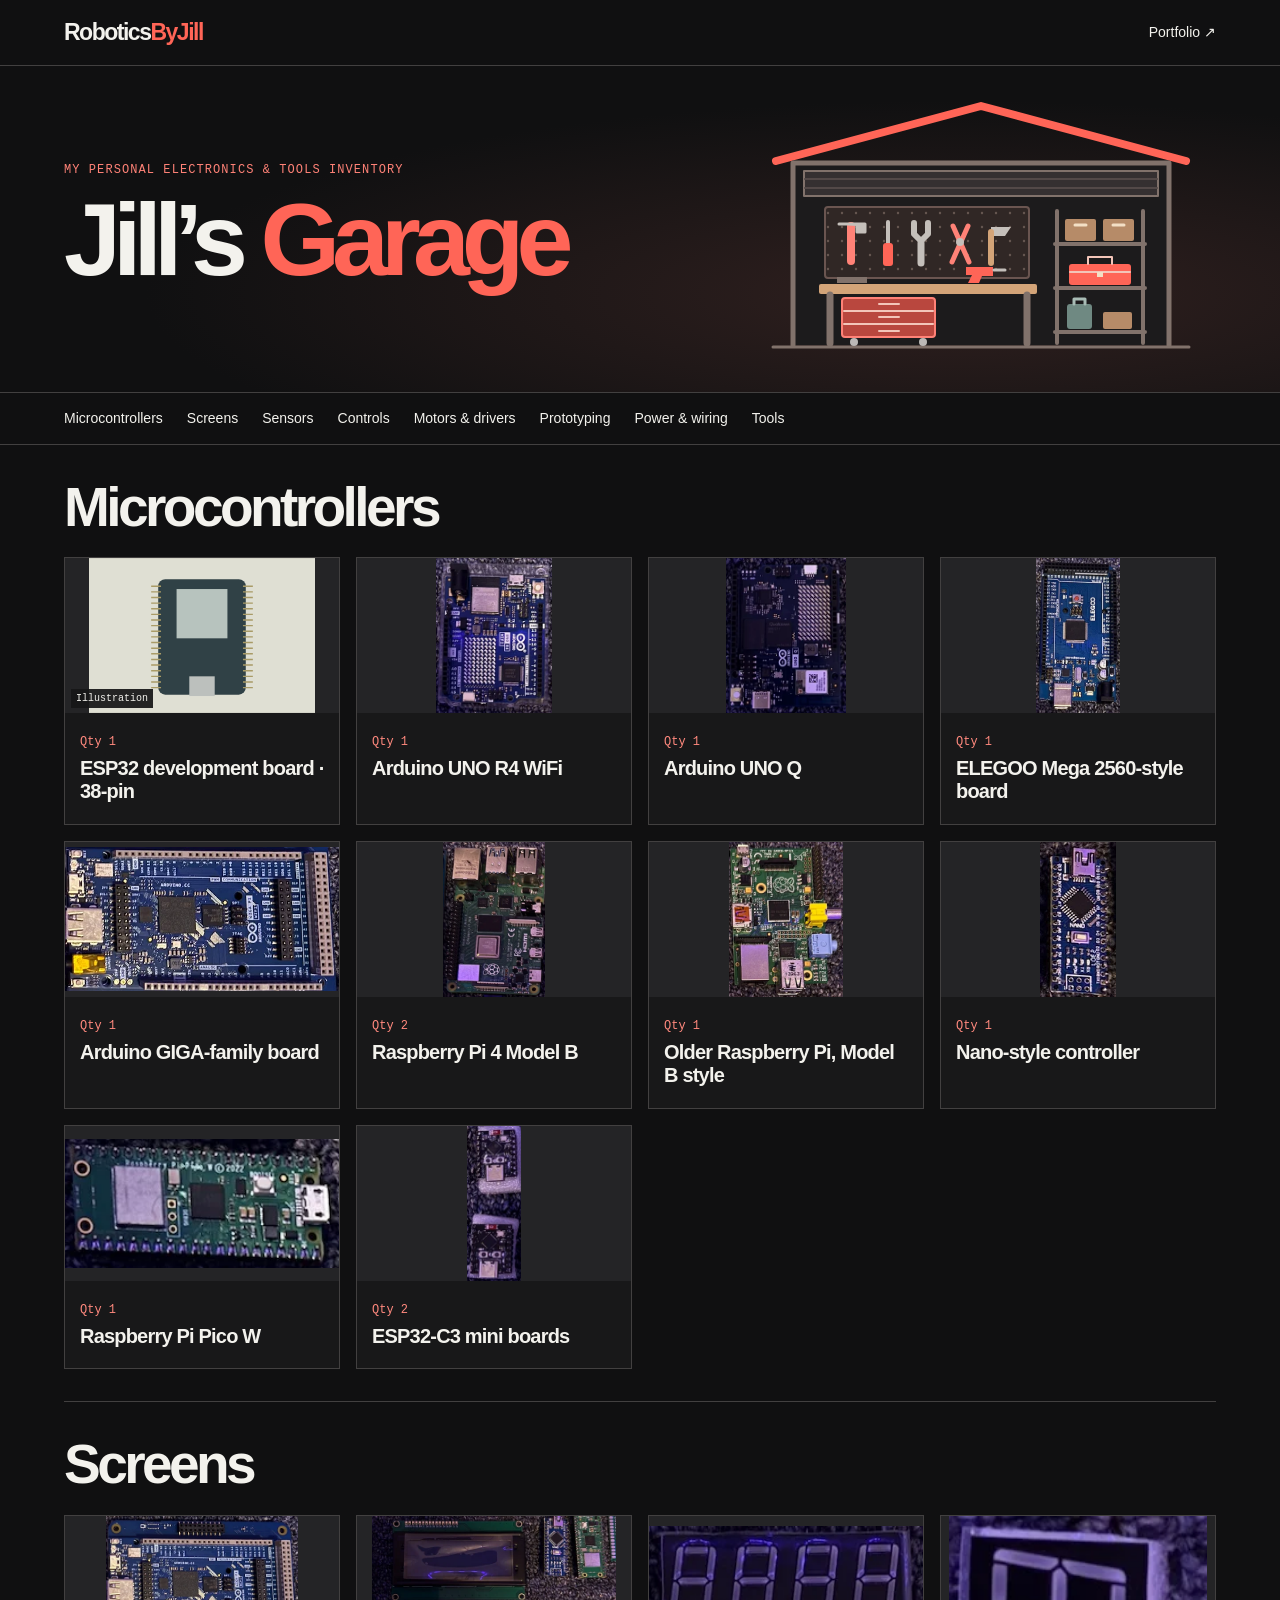
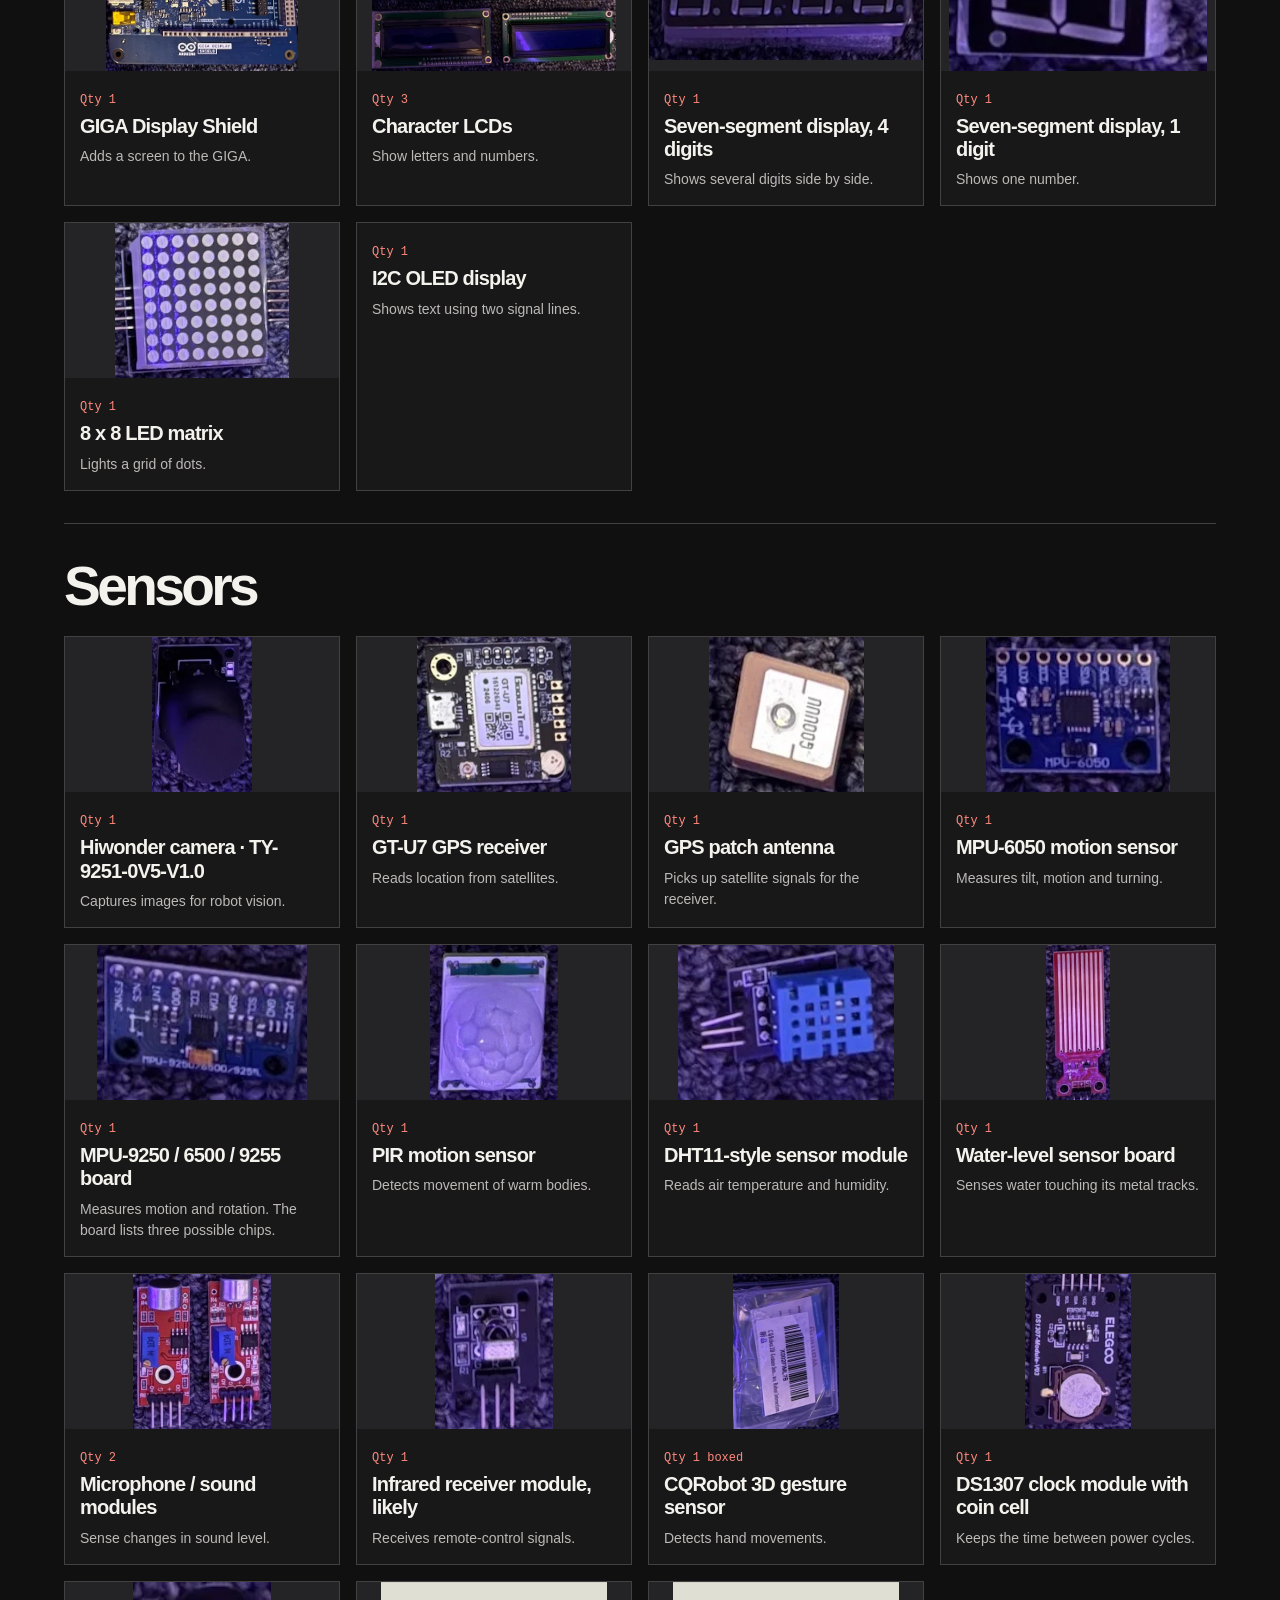
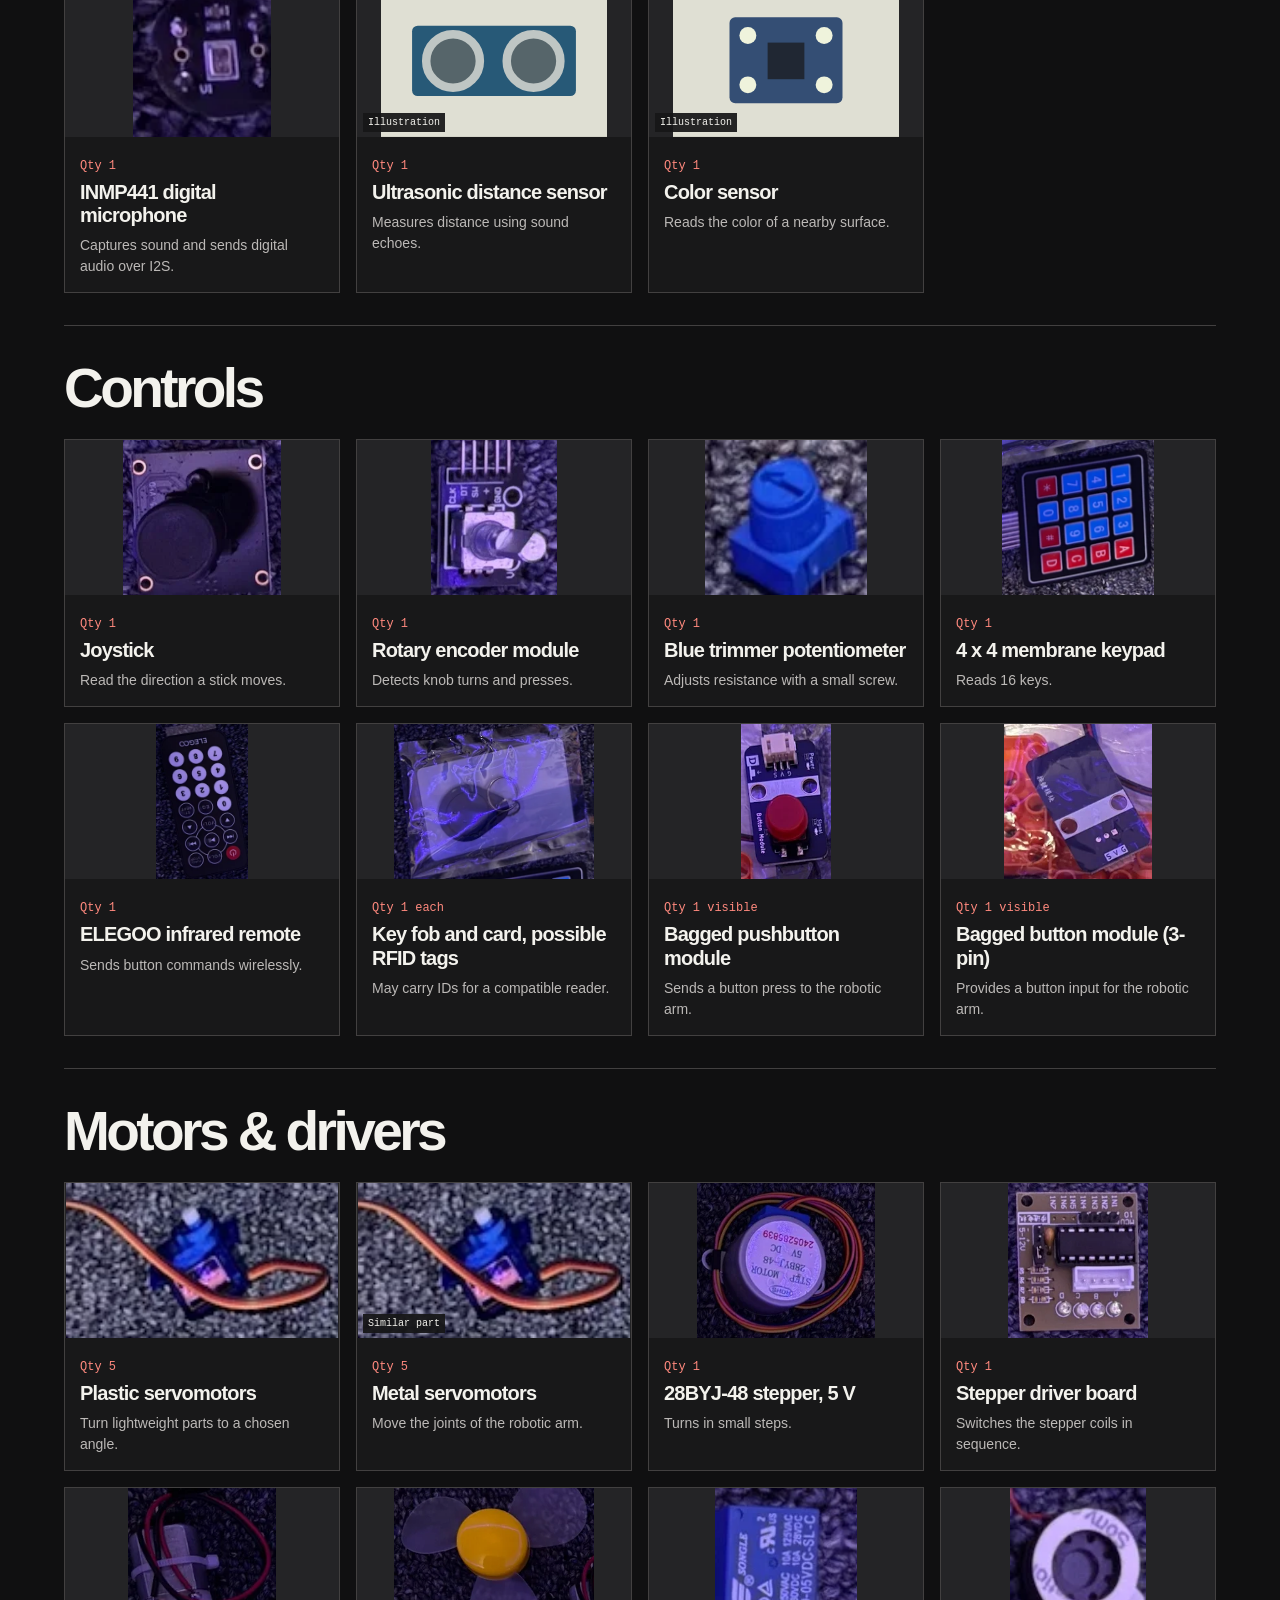
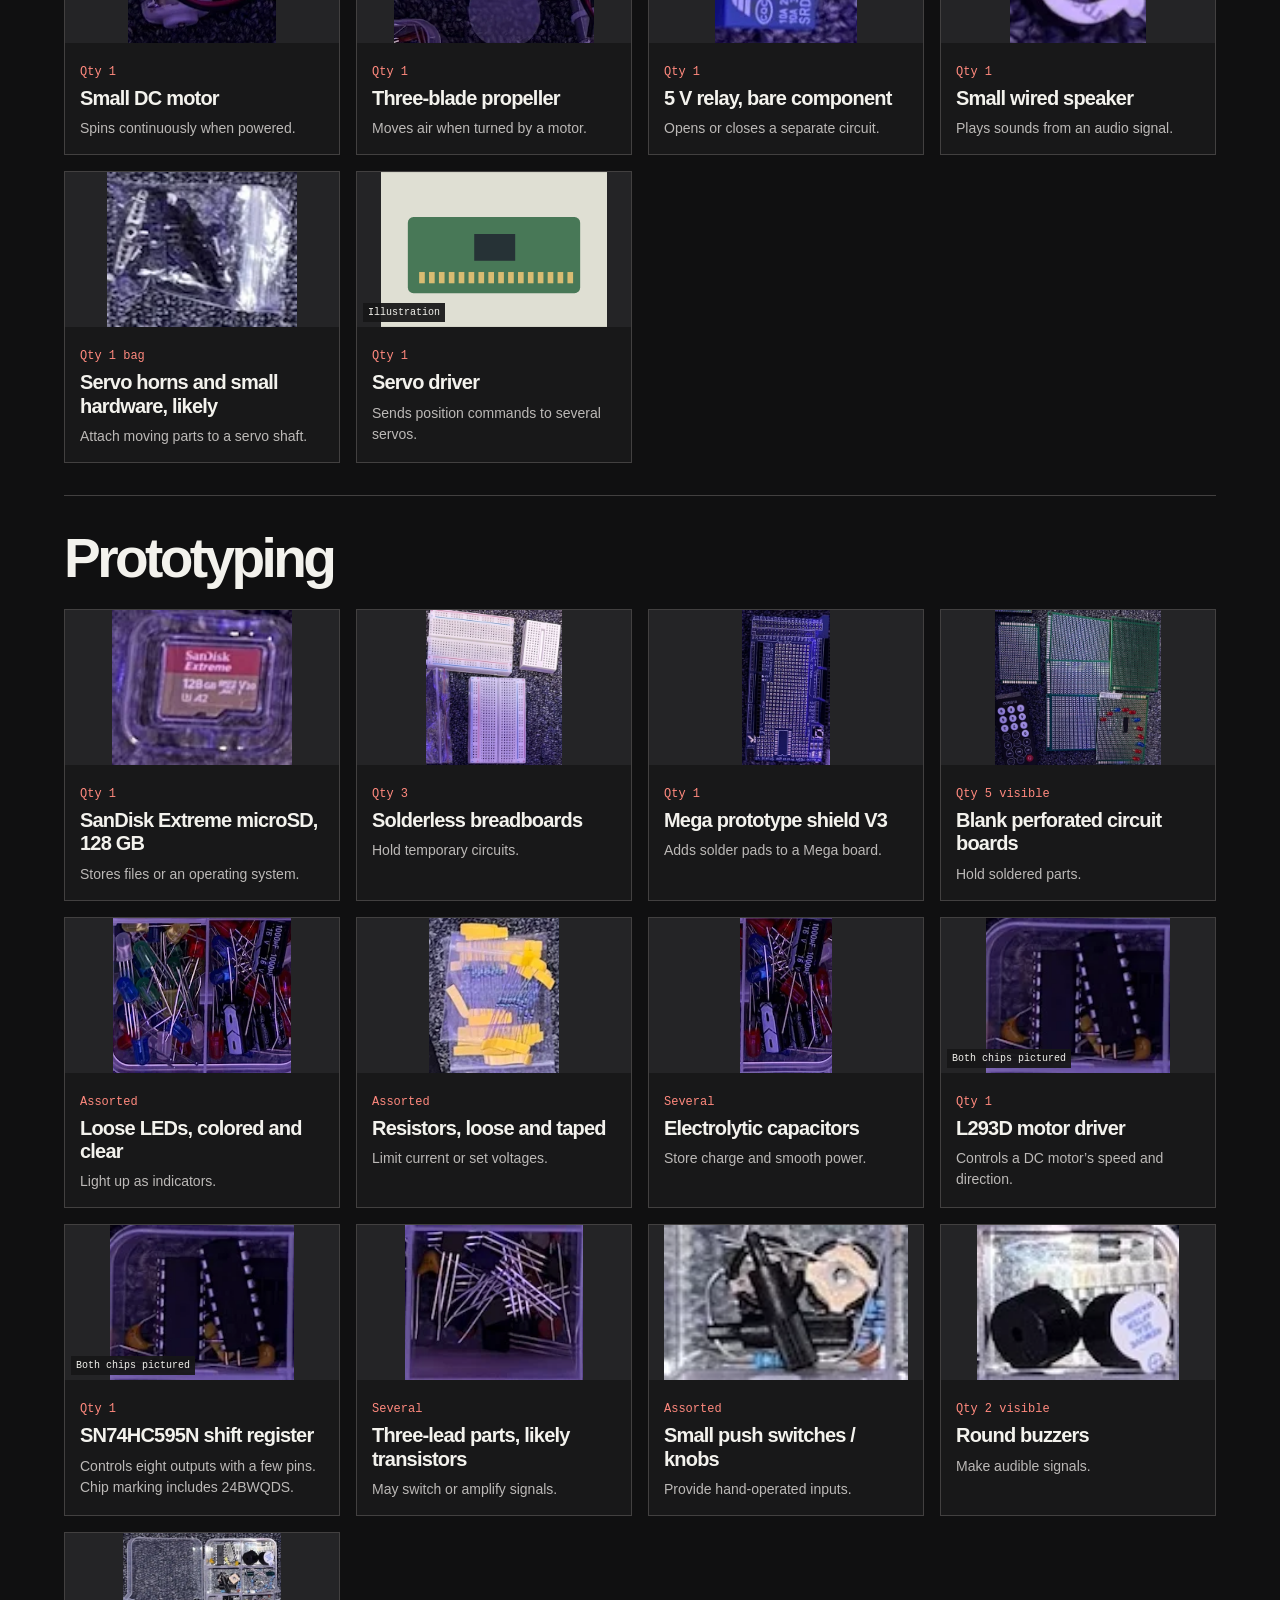
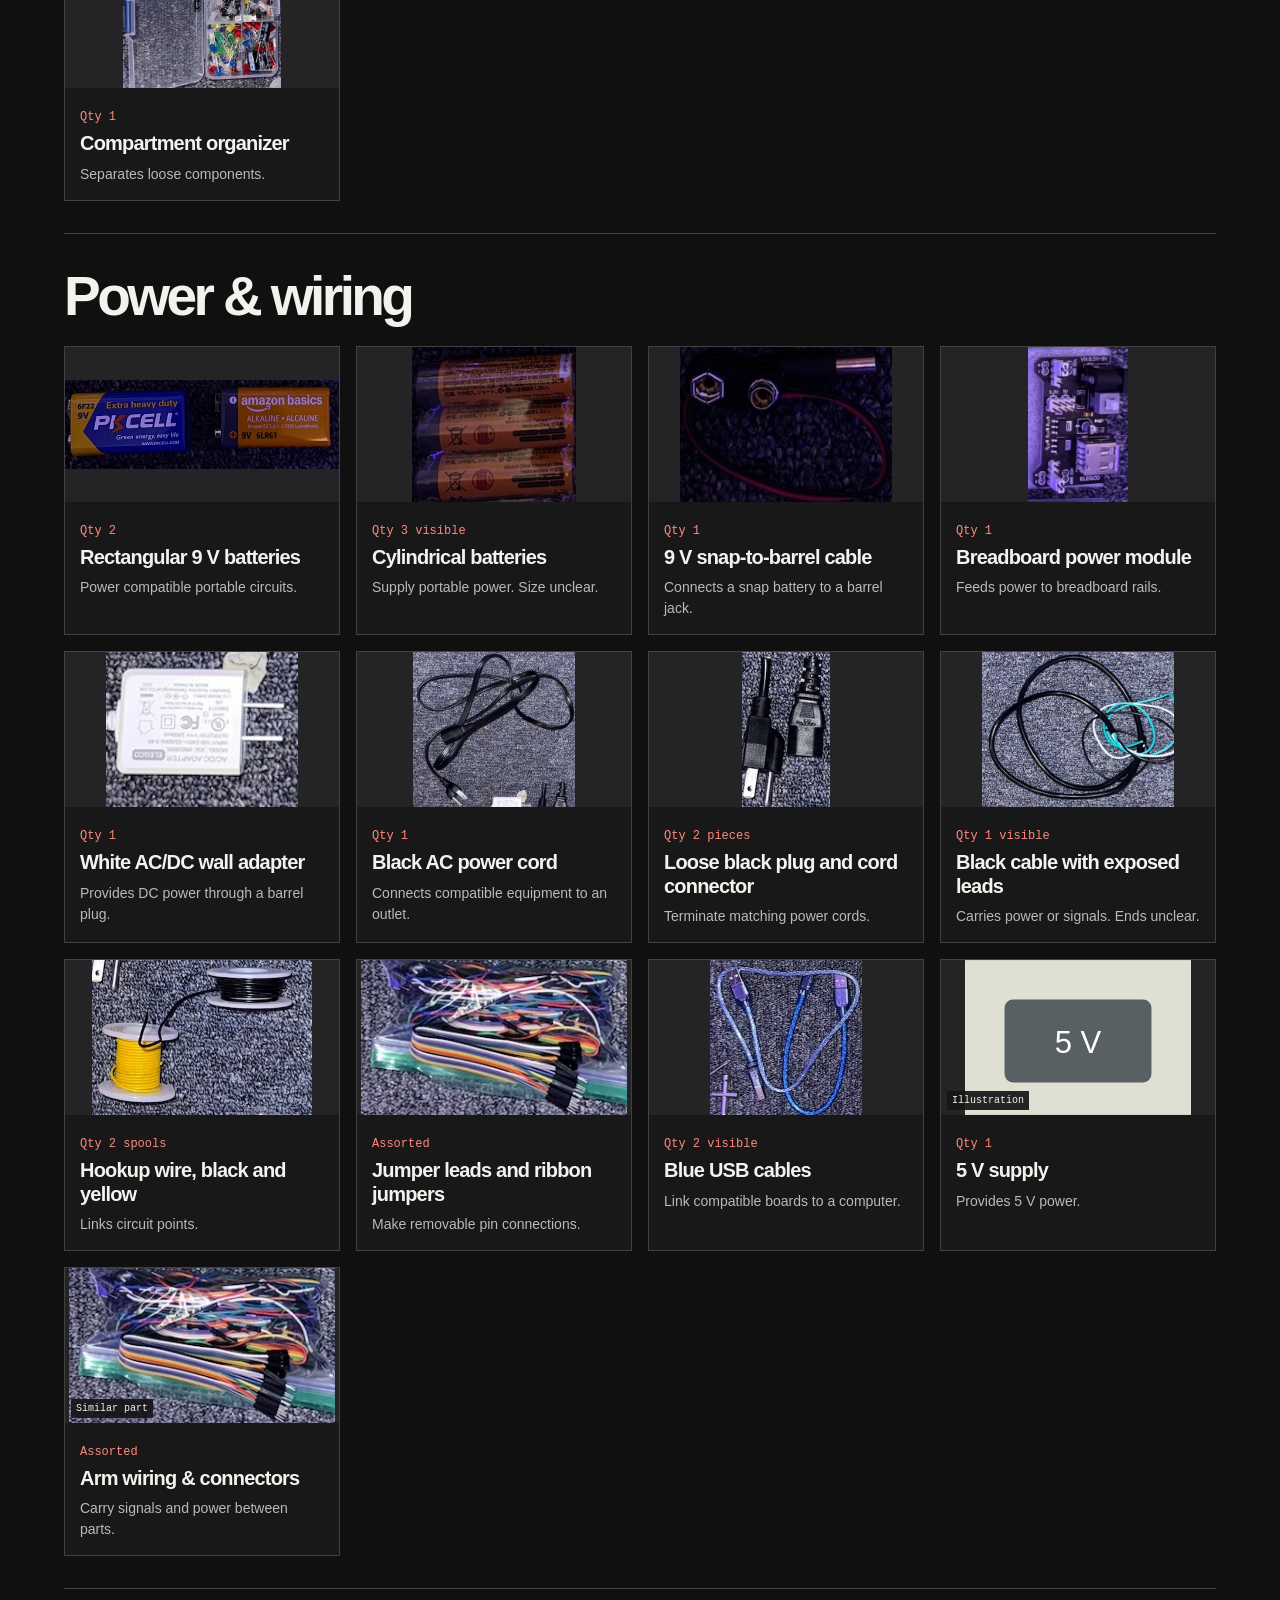
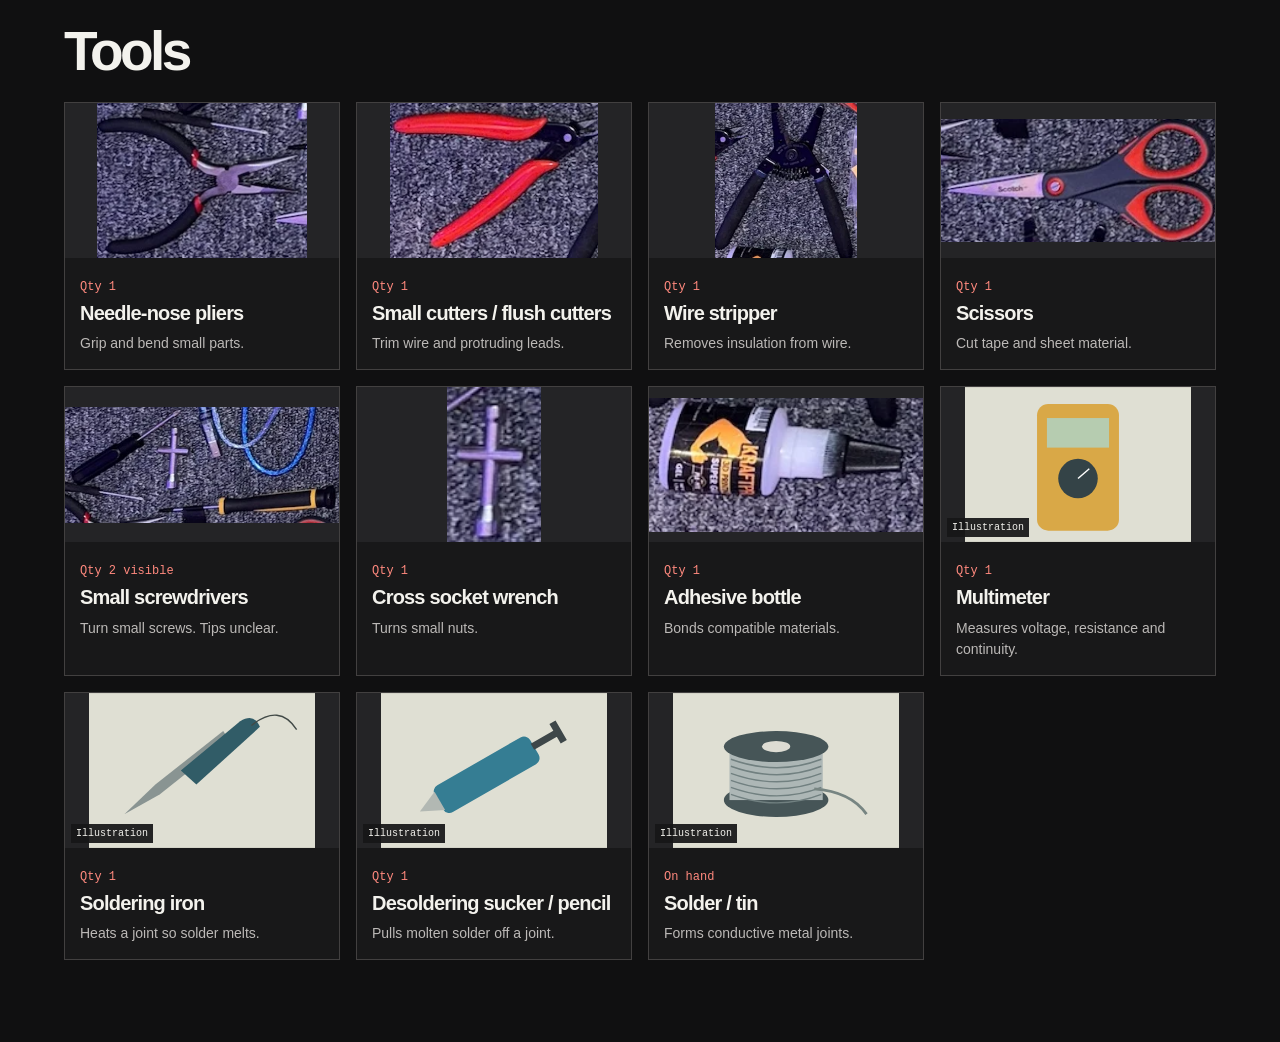
<file: index.html>
<!doctype html>
<html lang="en">
  <head>
    <meta charset="utf-8">
    <meta name="viewport" content="width=device-width,initial-scale=1">
    <title>Jill’s Garage</title>
    <link rel="stylesheet" href="styles.css">
  </head>
  <body>
    <header id="top">
      <div class="mast">
        <a class="brand" href="#top">Robotics<span>ByJill</span>
        </a>
        <a href="https://i-am-jillian.github.io/RoboticsByJill/#top">Portfolio ↗</a>
      </div>
      <div class="hero">
        <div>
          <p>My Personal Electronics &amp; tools inventory</p>
          <h1>Jill’s <em>Garage</em>
          </h1>
        </div>
        <svg class="hero-garage" viewBox="0 0 460 270" role="img" aria-labelledby="garage-title garage-desc">
          <title id="garage-title">A garage workshop filled with tools</title>
          <desc id="garage-desc">An open garage with a tool pegboard, workbench, red tool cabinet, storage shelves, and a drill.</desc>
          <defs>
            <pattern id="pegboard-holes" width="14" height="14" patternUnits="userSpaceOnUse">
              <circle cx="7" cy="7" r="1.2" fill="#655650"/>
            </pattern>
          </defs>
          <g stroke-linecap="round" stroke-linejoin="round">
            <!-- Garage frame and raised door -->
            <path d="M25 67 L230 12 L435 67" fill="none" stroke="#ff6557" stroke-width="8"/>
            <path d="M42 251 V69 H418 V251" fill="#1c1b1c" stroke="#81726b" stroke-width="5"/>
            <path d="M53 77 H407 V102 H53 Z" fill="#353031" stroke="#81726b" stroke-width="2"/>
            <path d="M54 85 H406 M54 94 H406" stroke="#534948" stroke-width="2"/>
            <path d="M22 253 H438" stroke="#81726b" stroke-width="3"/>
            <!-- Pegboard and hanging hand tools -->
            <rect x="74" y="113" width="204" height="71" rx="3" fill="#302725" stroke="#6a5550" stroke-width="2"/>
            <rect x="74" y="113" width="204" height="71" fill="url(#pegboard-holes)"/>
            <path d="M100 132 V167" stroke="#ff8277" stroke-width="8"/>
            <path d="M88 130 H114 V138 H106 V132" fill="#c4bfba" stroke="#c4bfba" stroke-width="3"/>
            <path d="M137 128 V151" stroke="#c4bfba" stroke-width="4"/>
            <rect x="132" y="149" width="10" height="23" rx="3" fill="#ff6557"/>
            <path d="M170 149 V169" stroke="#c4bfba" stroke-width="7"/>
            <path d="M163 129 V140 L170 147 L177 140 V129" fill="none" stroke="#c4bfba" stroke-width="6"/>
            <path d="M202 132 L218 168 M217 132 L201 168" stroke="#ff8277" stroke-width="5"/>
            <circle cx="209" cy="148" r="4" fill="#c4bfba"/>
            <path d="M240 133 H260 L254 142 H240 Z" fill="#c4bfba"/>
            <path d="M240 138 V169" stroke="#d3a478" stroke-width="6"/>
            <!-- Workbench and drawer cabinet -->
            <rect x="68" y="190" width="218" height="10" rx="2" fill="#d3a478"/>
            <path d="M79 201 V249 M276 201 V249" stroke="#81726b" stroke-width="7"/>
            <rect x="91" y="204" width="93" height="39" rx="3" fill="#b9473e" stroke="#ff8277" stroke-width="2"/>
            <path d="M93 217 H182 M93 230 H182 M128 210 H148 M128 223 H148 M128 237 H148" stroke="#f3c5b9" stroke-width="2"/>
            <circle cx="103" cy="248" r="4" fill="#bcb9b7"/>
            <circle cx="172" cy="248" r="4" fill="#bcb9b7"/>
            <!-- Drill and parts tray -->
            <path d="M215 173 H242 V182 H231 L228 189 H217 L221 181 H215 Z" fill="#ff6557"/>
            <path d="M243 176 H254" stroke="#c4bfba" stroke-width="3"/>
            <path d="M86 183 H116 V189 H86 Z" fill="#81726b"/>
            <!-- Shelves, bins, and a toolbox -->
            <path d="M306 117 V249 M392 117 V249 M304 150 H394 M304 194 H394 M304 238 H394" fill="none" stroke="#81726b" stroke-width="4"/>
            <rect x="314" y="125" width="31" height="22" rx="2" fill="#b68b68"/>
            <rect x="352" y="125" width="31" height="22" rx="2" fill="#b68b68"/>
            <path d="M324 131 H335 M362 131 H373" stroke="#f3dfc5" stroke-width="3"/>
            <rect x="318" y="170" width="62" height="21" rx="3" fill="#ff6557"/>
            <path d="M337 170 V163 H361 V170 M319 178 H379" fill="none" stroke="#f3c5b9" stroke-width="2"/>
            <path d="M346 178 H352 V183 H346 Z" fill="#f3dfc5"/>
            <rect x="316" y="210" width="25" height="25" rx="3" fill="#6f8982"/>
            <path d="M323 210 V205 H334 V210" fill="none" stroke="#a8bcb5" stroke-width="3"/>
            <rect x="352" y="218" width="29" height="17" rx="2" fill="#b68b68"/>
          </g>
        </svg>
      </div>
    </header>
    <nav aria-label="Inventory sections">
      <a href="#section-0">Microcontrollers</a>
      <a href="#section-1">Screens</a>
      <a href="#section-2">Sensors</a>
      <a href="#section-3">Controls</a>
      <a href="#section-4">Motors &amp; drivers</a>
      <a href="#section-5">Prototyping</a>
      <a href="#section-6">Power &amp; wiring</a>
      <a href="#section-7">Tools</a>
    </nav>
    <main>
      <section id="section-0">
        <h2>Microcontrollers</h2>
        <div class="grid">
          <article>
            <figure>
              <img loading="lazy" src="photos/board.svg" alt="ESP32 development board · 38-pin">
              <small>Illustration</small>
            </figure>
            <div class="info">
              <span class="qty">Qty 1</span>
              <h3>ESP32 development board · 38-pin</h3>
            </div>
          </article>
          <article>
            <figure>
              <img loading="lazy" src="photos/0-0.webp" alt="Arduino UNO R4 WiFi">
            </figure>
            <div class="info">
              <span class="qty">Qty 1</span>
              <h3>Arduino UNO R4 WiFi</h3>
            </div>
          </article>
          <article>
            <figure>
              <img loading="lazy" src="photos/0-1.webp" alt="Arduino UNO Q">
            </figure>
            <div class="info">
              <span class="qty">Qty 1</span>
              <h3>Arduino UNO Q</h3>
            </div>
          </article>
          <article>
            <figure>
              <img loading="lazy" src="photos/0-2.webp" alt="ELEGOO Mega 2560-style board">
            </figure>
            <div class="info">
              <span class="qty">Qty 1</span>
              <h3>ELEGOO Mega 2560-style board</h3>
            </div>
          </article>
          <article>
            <figure>
              <img loading="lazy" src="photos/0-3.webp" alt="Arduino GIGA-family board">
            </figure>
            <div class="info">
              <span class="qty">Qty 1</span>
              <h3>Arduino GIGA-family board</h3>
            </div>
          </article>
          <article>
            <figure>
              <img loading="lazy" src="photos/0-5.webp" alt="Raspberry Pi 4 Model B">
            </figure>
            <div class="info">
              <span class="qty">Qty 2</span>
              <h3>Raspberry Pi 4 Model B</h3>
            </div>
          </article>
          <article>
            <figure>
              <img loading="lazy" src="photos/0-6.webp" alt="Older Raspberry Pi, Model B style">
            </figure>
            <div class="info">
              <span class="qty">Qty 1</span>
              <h3>Older Raspberry Pi, Model B style</h3>
            </div>
          </article>
          <article>
            <figure>
              <img loading="lazy" src="photos/0-7.webp" alt="Nano-style controller">
            </figure>
            <div class="info">
              <span class="qty">Qty 1</span>
              <h3>Nano-style controller</h3>
            </div>
          </article>
          <article>
            <figure>
              <img loading="lazy" src="photos/0-8.webp" alt="Raspberry Pi Pico W">
            </figure>
            <div class="info">
              <span class="qty">Qty 1</span>
              <h3>Raspberry Pi Pico W</h3>
            </div>
          </article>
          <article>
            <figure>
              <img loading="lazy" src="photos/0-9.webp" alt="ESP32-C3 mini boards">
            </figure>
            <div class="info">
              <span class="qty">Qty 2</span>
              <h3>ESP32-C3 mini boards</h3>
            </div>
          </article>
        </div>
      </section>
      <section id="section-1">
        <h2>Screens</h2>
        <div class="grid">
          <article>
            <figure>
              <img loading="lazy" src="photos/0-4.webp" alt="GIGA Display Shield">
            </figure>
            <div class="info">
              <span class="qty">Qty 1</span>
              <h3>GIGA Display Shield</h3>
              <p>Adds a screen to the GIGA.</p>
            </div>
          </article>
          <article>
            <figure>
              <img loading="lazy" src="photos/2-0.webp" alt="Character LCDs">
            </figure>
            <div class="info">
              <span class="qty">Qty 3</span>
              <h3>Character LCDs</h3>
              <p>Show letters and numbers.</p>
            </div>
          </article>
          <article>
            <figure>
              <img loading="lazy" src="photos/2-1.webp" alt="Seven-segment display, 4 digits">
            </figure>
            <div class="info">
              <span class="qty">Qty 1</span>
              <h3>Seven-segment display, 4 digits</h3>
              <p>Shows several digits side by side.</p>
            </div>
          </article>
          <article>
            <figure>
              <img loading="lazy" src="photos/2-2.webp" alt="Seven-segment display, 1 digit">
            </figure>
            <div class="info">
              <span class="qty">Qty 1</span>
              <h3>Seven-segment display, 1 digit</h3>
              <p>Shows one number.</p>
            </div>
          </article>
          <article>
            <figure>
              <img loading="lazy" src="photos/2-3.webp" alt="8 x 8 LED matrix">
            </figure>
            <div class="info">
              <span class="qty">Qty 1</span>
              <h3>8 x 8 LED matrix</h3>
              <p>Lights a grid of dots.</p>
            </div>
          </article>
          <article>
            <div class="info">
              <span class="qty">Qty 1</span>
              <h3>I2C OLED display</h3>
              <p>Shows text using two signal lines.</p>
            </div>
          </article>
        </div>
      </section>
      <section id="section-2">
        <h2>Sensors</h2>
        <div class="grid">
          <article>
            <figure>
              <img loading="lazy" src="photos/camera.webp" alt="Hiwonder camera · TY-9251-0V5-V1.0">
            </figure>
            <div class="info">
              <span class="qty">Qty 1</span>
              <h3>Hiwonder camera · TY-9251-0V5-V1.0</h3>
              <p>Captures images for robot vision.</p>
            </div>
          </article>
          <article>
            <figure>
              <img loading="lazy" src="photos/1-0.webp" alt="GT-U7 GPS receiver">
            </figure>
            <div class="info">
              <span class="qty">Qty 1</span>
              <h3>GT-U7 GPS receiver</h3>
              <p>Reads location from satellites.</p>
            </div>
          </article>
          <article>
            <figure>
              <img loading="lazy" src="photos/1-1.webp" alt="GPS patch antenna">
            </figure>
            <div class="info">
              <span class="qty">Qty 1</span>
              <h3>GPS patch antenna</h3>
              <p>Picks up satellite signals for the receiver.</p>
            </div>
          </article>
          <article>
            <figure>
              <img loading="lazy" src="photos/1-2.webp" alt="MPU-6050 motion sensor">
            </figure>
            <div class="info">
              <span class="qty">Qty 1</span>
              <h3>MPU-6050 motion sensor</h3>
              <p>Measures tilt, motion and turning.</p>
            </div>
          </article>
          <article>
            <figure>
              <img loading="lazy" src="photos/1-3.webp" alt="MPU-9250 / 6500 / 9255 board">
            </figure>
            <div class="info">
              <span class="qty">Qty 1</span>
              <h3>MPU-9250 / 6500 / 9255 board</h3>
              <p>Measures motion and rotation. The board lists three possible chips.</p>
            </div>
          </article>
          <article>
            <figure>
              <img loading="lazy" src="photos/1-4.webp" alt="PIR motion sensor">
            </figure>
            <div class="info">
              <span class="qty">Qty 1</span>
              <h3>PIR motion sensor</h3>
              <p>Detects movement of warm bodies.</p>
            </div>
          </article>
          <article>
            <figure>
              <img loading="lazy" src="photos/1-5.webp" alt="DHT11-style sensor module">
            </figure>
            <div class="info">
              <span class="qty">Qty 1</span>
              <h3>DHT11-style sensor module</h3>
              <p>Reads air temperature and humidity.</p>
            </div>
          </article>
          <article>
            <figure>
              <img loading="lazy" src="photos/1-6.webp" alt="Water-level sensor board">
            </figure>
            <div class="info">
              <span class="qty">Qty 1</span>
              <h3>Water-level sensor board</h3>
              <p>Senses water touching its metal tracks.</p>
            </div>
          </article>
          <article>
            <figure>
              <img loading="lazy" src="photos/1-7.webp" alt="Microphone / sound modules">
            </figure>
            <div class="info">
              <span class="qty">Qty 2</span>
              <h3>Microphone / sound modules</h3>
              <p>Sense changes in sound level.</p>
            </div>
          </article>
          <article>
            <figure>
              <img loading="lazy" src="photos/1-8.webp" alt="Infrared receiver module, likely">
            </figure>
            <div class="info">
              <span class="qty">Qty 1</span>
              <h3>Infrared receiver module, likely</h3>
              <p>Receives remote-control signals.</p>
            </div>
          </article>
          <article>
            <figure>
              <img loading="lazy" src="photos/1-9.webp" alt="CQRobot 3D gesture sensor">
            </figure>
            <div class="info">
              <span class="qty">Qty 1 boxed</span>
              <h3>CQRobot 3D gesture sensor</h3>
              <p>Detects hand movements.</p>
            </div>
          </article>
          <article>
            <figure>
              <img loading="lazy" src="photos/1-10.webp" alt="DS1307 clock module with coin cell">
            </figure>
            <div class="info">
              <span class="qty">Qty 1</span>
              <h3>DS1307 clock module with coin cell</h3>
              <p>Keeps the time between power cycles.</p>
            </div>
          </article>
          <article>
            <figure>
              <img loading="lazy" src="photos/1-11.webp" alt="INMP441 digital microphone">
            </figure>
            <div class="info">
              <span class="qty">Qty 1</span>
              <h3>INMP441 digital microphone</h3>
              <p>Captures sound and sends digital audio over I2S.</p>
            </div>
          </article>
          <article>
            <figure>
              <img loading="lazy" src="photos/ultra.svg" alt="Ultrasonic distance sensor">
              <small>Illustration</small>
            </figure>
            <div class="info">
              <span class="qty">Qty 1</span>
              <h3>Ultrasonic distance sensor</h3>
              <p>Measures distance using sound echoes.</p>
            </div>
          </article>
          <article>
            <figure>
              <img loading="lazy" src="photos/color.svg" alt="Color sensor">
              <small>Illustration</small>
            </figure>
            <div class="info">
              <span class="qty">Qty 1</span>
              <h3>Color sensor</h3>
              <p>Reads the color of a nearby surface.</p>
            </div>
          </article>
        </div>
      </section>
      <section id="section-3">
        <h2>Controls</h2>
        <div class="grid">
          <article>
            <figure>
              <img loading="lazy" src="photos/2-4.webp" alt="Joystick">
            </figure>
            <div class="info">
              <span class="qty">Qty 1</span>
              <h3>Joystick</h3>
              <p>Read the direction a stick moves.</p>
            </div>
          </article>
          <article>
            <figure>
              <img loading="lazy" src="photos/2-5.webp" alt="Rotary encoder module">
            </figure>
            <div class="info">
              <span class="qty">Qty 1</span>
              <h3>Rotary encoder module</h3>
              <p>Detects knob turns and presses.</p>
            </div>
          </article>
          <article>
            <figure>
              <img loading="lazy" src="photos/2-6.webp" alt="Blue trimmer potentiometer">
            </figure>
            <div class="info">
              <span class="qty">Qty 1</span>
              <h3>Blue trimmer potentiometer</h3>
              <p>Adjusts resistance with a small screw.</p>
            </div>
          </article>
          <article>
            <figure>
              <img loading="lazy" src="photos/2-7.webp" alt="4 x 4 membrane keypad">
            </figure>
            <div class="info">
              <span class="qty">Qty 1</span>
              <h3>4 x 4 membrane keypad</h3>
              <p>Reads 16 keys.</p>
            </div>
          </article>
          <article>
            <figure>
              <img loading="lazy" src="photos/2-8.webp" alt="ELEGOO infrared remote">
            </figure>
            <div class="info">
              <span class="qty">Qty 1</span>
              <h3>ELEGOO infrared remote</h3>
              <p>Sends button commands wirelessly.</p>
            </div>
          </article>
          <article>
            <figure>
              <img loading="lazy" src="photos/2-9.webp" alt="Key fob and card, possible RFID tags">
            </figure>
            <div class="info">
              <span class="qty">Qty 1 each</span>
              <h3>Key fob and card, possible RFID tags</h3>
              <p>May carry IDs for a compatible reader.</p>
            </div>
          </article>
          <article>
            <figure>
              <img loading="lazy" src="photos/2-10.webp" alt="Bagged pushbutton module">
            </figure>
            <div class="info">
              <span class="qty">Qty 1 visible</span>
              <h3>Bagged pushbutton module</h3>
              <p>Sends a button press to the robotic arm.</p>
            </div>
          </article>
          <article>
            <figure>
              <img loading="lazy" src="photos/2-11.webp" alt="Bagged button module (3-pin)">
            </figure>
            <div class="info">
              <span class="qty">Qty 1 visible</span>
              <h3>Bagged button module (3-pin)</h3>
              <p>Provides a button input for the robotic arm.</p>
            </div>
          </article>
        </div>
      </section>
      <section id="section-4">
        <h2>Motors &amp; drivers</h2>
        <div class="grid">
          <article>
            <figure>
              <img loading="lazy" src="photos/3-0.webp" alt="Plastic servomotors">
            </figure>
            <div class="info">
              <span class="qty">Qty 5</span>
              <h3>Plastic servomotors</h3>
              <p>Turn lightweight parts to a chosen angle.</p>
            </div>
          </article>
          <article>
            <figure>
              <img loading="lazy" src="photos/7-0.webp" alt="Metal servomotors">
              <small>Similar part</small>
            </figure>
            <div class="info">
              <span class="qty">Qty 5</span>
              <h3>Metal servomotors</h3>
              <p>Move the joints of the robotic arm.</p>
            </div>
          </article>
          <article>
            <figure>
              <img loading="lazy" src="photos/3-2.webp" alt="28BYJ-48 stepper, 5 V">
            </figure>
            <div class="info">
              <span class="qty">Qty 1</span>
              <h3>28BYJ-48 stepper, 5 V</h3>
              <p>Turns in small steps.</p>
            </div>
          </article>
          <article>
            <figure>
              <img loading="lazy" src="photos/3-3.webp" alt="Stepper driver board">
            </figure>
            <div class="info">
              <span class="qty">Qty 1</span>
              <h3>Stepper driver board</h3>
              <p>Switches the stepper coils in sequence.</p>
            </div>
          </article>
          <article>
            <figure>
              <img loading="lazy" src="photos/3-4.webp" alt="Small DC motor">
            </figure>
            <div class="info">
              <span class="qty">Qty 1</span>
              <h3>Small DC motor</h3>
              <p>Spins continuously when powered.</p>
            </div>
          </article>
          <article>
            <figure>
              <img loading="lazy" src="photos/3-5.webp" alt="Three-blade propeller">
            </figure>
            <div class="info">
              <span class="qty">Qty 1</span>
              <h3>Three-blade propeller</h3>
              <p>Moves air when turned by a motor.</p>
            </div>
          </article>
          <article>
            <figure>
              <img loading="lazy" src="photos/3-6.webp" alt="5 V relay, bare component">
            </figure>
            <div class="info">
              <span class="qty">Qty 1</span>
              <h3>5 V relay, bare component</h3>
              <p>Opens or closes a separate circuit.</p>
            </div>
          </article>
          <article>
            <figure>
              <img loading="lazy" src="photos/3-7.webp" alt="Small wired speaker">
            </figure>
            <div class="info">
              <span class="qty">Qty 1</span>
              <h3>Small wired speaker</h3>
              <p>Plays sounds from an audio signal.</p>
            </div>
          </article>
          <article>
            <figure>
              <img loading="lazy" src="photos/3-8.webp" alt="Servo horns and small hardware, likely">
            </figure>
            <div class="info">
              <span class="qty">Qty 1 bag</span>
              <h3>Servo horns and small hardware, likely</h3>
              <p>Attach moving parts to a servo shaft.</p>
            </div>
          </article>
          <article>
            <figure>
              <img loading="lazy" src="photos/driver.svg" alt="Servo driver">
              <small>Illustration</small>
            </figure>
            <div class="info">
              <span class="qty">Qty 1</span>
              <h3>Servo driver</h3>
              <p>Sends position commands to several servos.</p>
            </div>
          </article>
        </div>
      </section>
      <section id="section-5">
        <h2>Prototyping</h2>
        <div class="grid">
          <article>
            <figure>
              <img loading="lazy" src="photos/0-10.webp" alt="SanDisk Extreme microSD, 128 GB">
            </figure>
            <div class="info">
              <span class="qty">Qty 1</span>
              <h3>SanDisk Extreme microSD, 128 GB</h3>
              <p>Stores files or an operating system.</p>
            </div>
          </article>
          <article>
            <figure>
              <img loading="lazy" src="photos/4-0.webp" alt="Solderless breadboards">
            </figure>
            <div class="info">
              <span class="qty">Qty 3</span>
              <h3>Solderless breadboards</h3>
              <p>Hold temporary circuits.</p>
            </div>
          </article>
          <article>
            <figure>
              <img loading="lazy" src="photos/4-1.webp" alt="Mega prototype shield V3">
            </figure>
            <div class="info">
              <span class="qty">Qty 1</span>
              <h3>Mega prototype shield V3</h3>
              <p>Adds solder pads to a Mega board.</p>
            </div>
          </article>
          <article>
            <figure>
              <img loading="lazy" src="photos/4-2.webp" alt="Blank perforated circuit boards">
            </figure>
            <div class="info">
              <span class="qty">Qty 5 visible</span>
              <h3>Blank perforated circuit boards</h3>
              <p>Hold soldered parts.</p>
            </div>
          </article>
          <article>
            <figure>
              <img loading="lazy" src="photos/4-4.webp" alt="Loose LEDs, colored and clear">
            </figure>
            <div class="info">
              <span class="qty">Assorted</span>
              <h3>Loose LEDs, colored and clear</h3>
              <p>Light up as indicators.</p>
            </div>
          </article>
          <article>
            <figure>
              <img loading="lazy" src="photos/4-5.webp" alt="Resistors, loose and taped">
            </figure>
            <div class="info">
              <span class="qty">Assorted</span>
              <h3>Resistors, loose and taped</h3>
              <p>Limit current or set voltages.</p>
            </div>
          </article>
          <article>
            <figure>
              <img loading="lazy" src="photos/4-6.webp" alt="Electrolytic capacitors">
            </figure>
            <div class="info">
              <span class="qty">Several</span>
              <h3>Electrolytic capacitors</h3>
              <p>Store charge and smooth power.</p>
            </div>
          </article>
          <article>
            <figure>
              <img loading="lazy" src="photos/4-8.webp" alt="L293D motor driver">
              <small>Both chips pictured</small>
            </figure>
            <div class="info">
              <span class="qty">Qty 1</span>
              <h3>L293D motor driver</h3>
              <p>Controls a DC motor’s speed and direction.</p>
            </div>
          </article>
          <article>
            <figure>
              <img loading="lazy" src="photos/4-8.webp" alt="SN74HC595N shift register">
              <small>Both chips pictured</small>
            </figure>
            <div class="info">
              <span class="qty">Qty 1</span>
              <h3>SN74HC595N shift register</h3>
              <p>Controls eight outputs with a few pins. Chip marking includes 24BWQDS.</p>
            </div>
          </article>
          <article>
            <figure>
              <img loading="lazy" src="photos/4-9.webp" alt="Three-lead parts, likely transistors">
            </figure>
            <div class="info">
              <span class="qty">Several</span>
              <h3>Three-lead parts, likely transistors</h3>
              <p>May switch or amplify signals.</p>
            </div>
          </article>
          <article>
            <figure>
              <img loading="lazy" src="photos/4-10.webp" alt="Small push switches / knobs">
            </figure>
            <div class="info">
              <span class="qty">Assorted</span>
              <h3>Small push switches / knobs</h3>
              <p>Provide hand-operated inputs.</p>
            </div>
          </article>
          <article>
            <figure>
              <img loading="lazy" src="photos/4-11.webp" alt="Round buzzers">
            </figure>
            <div class="info">
              <span class="qty">Qty 2 visible</span>
              <h3>Round buzzers</h3>
              <p>Make audible signals.</p>
            </div>
          </article>
          <article>
            <figure>
              <img loading="lazy" src="photos/4-13.webp" alt="Compartment organizer">
            </figure>
            <div class="info">
              <span class="qty">Qty 1</span>
              <h3>Compartment organizer</h3>
              <p>Separates loose components.</p>
            </div>
          </article>
        </div>
      </section>
      <section id="section-6">
        <h2>Power &amp; wiring</h2>
        <div class="grid">
          <article>
            <figure>
              <img loading="lazy" src="photos/5-0.webp" alt="Rectangular 9 V batteries">
            </figure>
            <div class="info">
              <span class="qty">Qty 2</span>
              <h3>Rectangular 9 V batteries</h3>
              <p>Power compatible portable circuits.</p>
            </div>
          </article>
          <article>
            <figure>
              <img loading="lazy" src="photos/5-1.webp" alt="Cylindrical batteries">
            </figure>
            <div class="info">
              <span class="qty">Qty 3 visible</span>
              <h3>Cylindrical batteries</h3>
              <p>Supply portable power. Size unclear.</p>
            </div>
          </article>
          <article>
            <figure>
              <img loading="lazy" src="photos/5-2.webp" alt="9 V snap-to-barrel cable">
            </figure>
            <div class="info">
              <span class="qty">Qty 1</span>
              <h3>9 V snap-to-barrel cable</h3>
              <p>Connects a snap battery to a barrel jack.</p>
            </div>
          </article>
          <article>
            <figure>
              <img loading="lazy" src="photos/5-3.webp" alt="Breadboard power module">
            </figure>
            <div class="info">
              <span class="qty">Qty 1</span>
              <h3>Breadboard power module</h3>
              <p>Feeds power to breadboard rails.</p>
            </div>
          </article>
          <article>
            <figure>
              <img loading="lazy" src="photos/5-4.webp" alt="White AC/DC wall adapter">
            </figure>
            <div class="info">
              <span class="qty">Qty 1</span>
              <h3>White AC/DC wall adapter</h3>
              <p>Provides DC power through a barrel plug.</p>
            </div>
          </article>
          <article>
            <figure>
              <img loading="lazy" src="photos/5-5.webp" alt="Black AC power cord">
            </figure>
            <div class="info">
              <span class="qty">Qty 1</span>
              <h3>Black AC power cord</h3>
              <p>Connects compatible equipment to an outlet.</p>
            </div>
          </article>
          <article>
            <figure>
              <img loading="lazy" src="photos/5-6.webp" alt="Loose black plug and cord connector">
            </figure>
            <div class="info">
              <span class="qty">Qty 2 pieces</span>
              <h3>Loose black plug and cord connector</h3>
              <p>Terminate matching power cords.</p>
            </div>
          </article>
          <article>
            <figure>
              <img loading="lazy" src="photos/5-7.webp" alt="Black cable with exposed leads">
            </figure>
            <div class="info">
              <span class="qty">Qty 1 visible</span>
              <h3>Black cable with exposed leads</h3>
              <p>Carries power or signals. Ends unclear.</p>
            </div>
          </article>
          <article>
            <figure>
              <img loading="lazy" src="photos/5-8.webp" alt="Hookup wire, black and yellow">
            </figure>
            <div class="info">
              <span class="qty">Qty 2 spools</span>
              <h3>Hookup wire, black and yellow</h3>
              <p>Links circuit points.</p>
            </div>
          </article>
          <article>
            <figure>
              <img loading="lazy" src="photos/5-9.webp" alt="Jumper leads and ribbon jumpers">
            </figure>
            <div class="info">
              <span class="qty">Assorted</span>
              <h3>Jumper leads and ribbon jumpers</h3>
              <p>Make removable pin connections.</p>
            </div>
          </article>
          <article>
            <figure>
              <img loading="lazy" src="photos/5-10.webp" alt="Blue USB cables">
            </figure>
            <div class="info">
              <span class="qty">Qty 2 visible</span>
              <h3>Blue USB cables</h3>
              <p>Link compatible boards to a computer.</p>
            </div>
          </article>
          <article>
            <figure>
              <img loading="lazy" src="photos/supply.svg" alt="5 V supply">
              <small>Illustration</small>
            </figure>
            <div class="info">
              <span class="qty">Qty 1</span>
              <h3>5 V supply</h3>
              <p>Provides 5 V power.</p>
            </div>
          </article>
          <article>
            <figure>
              <img loading="lazy" src="photos/7-8.webp" alt="Arm wiring &amp; connectors">
              <small>Similar part</small>
            </figure>
            <div class="info">
              <span class="qty">Assorted</span>
              <h3>Arm wiring &amp; connectors</h3>
              <p>Carry signals and power between parts.</p>
            </div>
          </article>
        </div>
      </section>
      <section id="section-7">
        <h2>Tools</h2>
        <div class="grid">
          <article>
            <figure>
              <img loading="lazy" src="photos/6-0.webp" alt="Needle-nose pliers">
            </figure>
            <div class="info">
              <span class="qty">Qty 1</span>
              <h3>Needle-nose pliers</h3>
              <p>Grip and bend small parts.</p>
            </div>
          </article>
          <article>
            <figure>
              <img loading="lazy" src="photos/6-1.webp" alt="Small cutters / flush cutters">
            </figure>
            <div class="info">
              <span class="qty">Qty 1</span>
              <h3>Small cutters / flush cutters</h3>
              <p>Trim wire and protruding leads.</p>
            </div>
          </article>
          <article>
            <figure>
              <img loading="lazy" src="photos/6-2.webp" alt="Wire stripper">
            </figure>
            <div class="info">
              <span class="qty">Qty 1</span>
              <h3>Wire stripper</h3>
              <p>Removes insulation from wire.</p>
            </div>
          </article>
          <article>
            <figure>
              <img loading="lazy" src="photos/6-3.webp" alt="Scissors">
            </figure>
            <div class="info">
              <span class="qty">Qty 1</span>
              <h3>Scissors</h3>
              <p>Cut tape and sheet material.</p>
            </div>
          </article>
          <article>
            <figure>
              <img loading="lazy" src="photos/6-4.webp" alt="Small screwdrivers">
            </figure>
            <div class="info">
              <span class="qty">Qty 2 visible</span>
              <h3>Small screwdrivers</h3>
              <p>Turn small screws. Tips unclear.</p>
            </div>
          </article>
          <article>
            <figure>
              <img loading="lazy" src="photos/6-5.webp" alt="Cross socket wrench">
            </figure>
            <div class="info">
              <span class="qty">Qty 1</span>
              <h3>Cross socket wrench</h3>
              <p>Turns small nuts.</p>
            </div>
          </article>
          <article>
            <figure>
              <img loading="lazy" src="photos/6-6.webp" alt="Adhesive bottle">
            </figure>
            <div class="info">
              <span class="qty">Qty 1</span>
              <h3>Adhesive bottle</h3>
              <p>Bonds compatible materials.</p>
            </div>
          </article>
          <article>
            <figure>
              <img loading="lazy" src="photos/meter.svg" alt="Multimeter">
              <small>Illustration</small>
            </figure>
            <div class="info">
              <span class="qty">Qty 1</span>
              <h3>Multimeter</h3>
              <p>Measures voltage, resistance and continuity.</p>
            </div>
          </article>
          <article>
            <figure>
              <img loading="lazy" src="photos/iron.svg" alt="Soldering iron">
              <small>Illustration</small>
            </figure>
            <div class="info">
              <span class="qty">Qty 1</span>
              <h3>Soldering iron</h3>
              <p>Heats a joint so solder melts.</p>
            </div>
          </article>
          <article>
            <figure>
              <img loading="lazy" src="photos/pump.svg" alt="Desoldering sucker / pencil">
              <small>Illustration</small>
            </figure>
            <div class="info">
              <span class="qty">Qty 1</span>
              <h3>Desoldering sucker / pencil</h3>
              <p>Pulls molten solder off a joint.</p>
            </div>
          </article>
          <article>
            <figure>
              <img loading="lazy" src="photos/tin.svg" alt="Solder / tin">
              <small>Illustration</small>
            </figure>
            <div class="info">
              <span class="qty">On hand</span>
              <h3>Solder / tin</h3>
              <p>Forms conductive metal joints.</p>
            </div>
          </article>
        </div>
      </section>
    </main>
  </body>
</html>
</file>
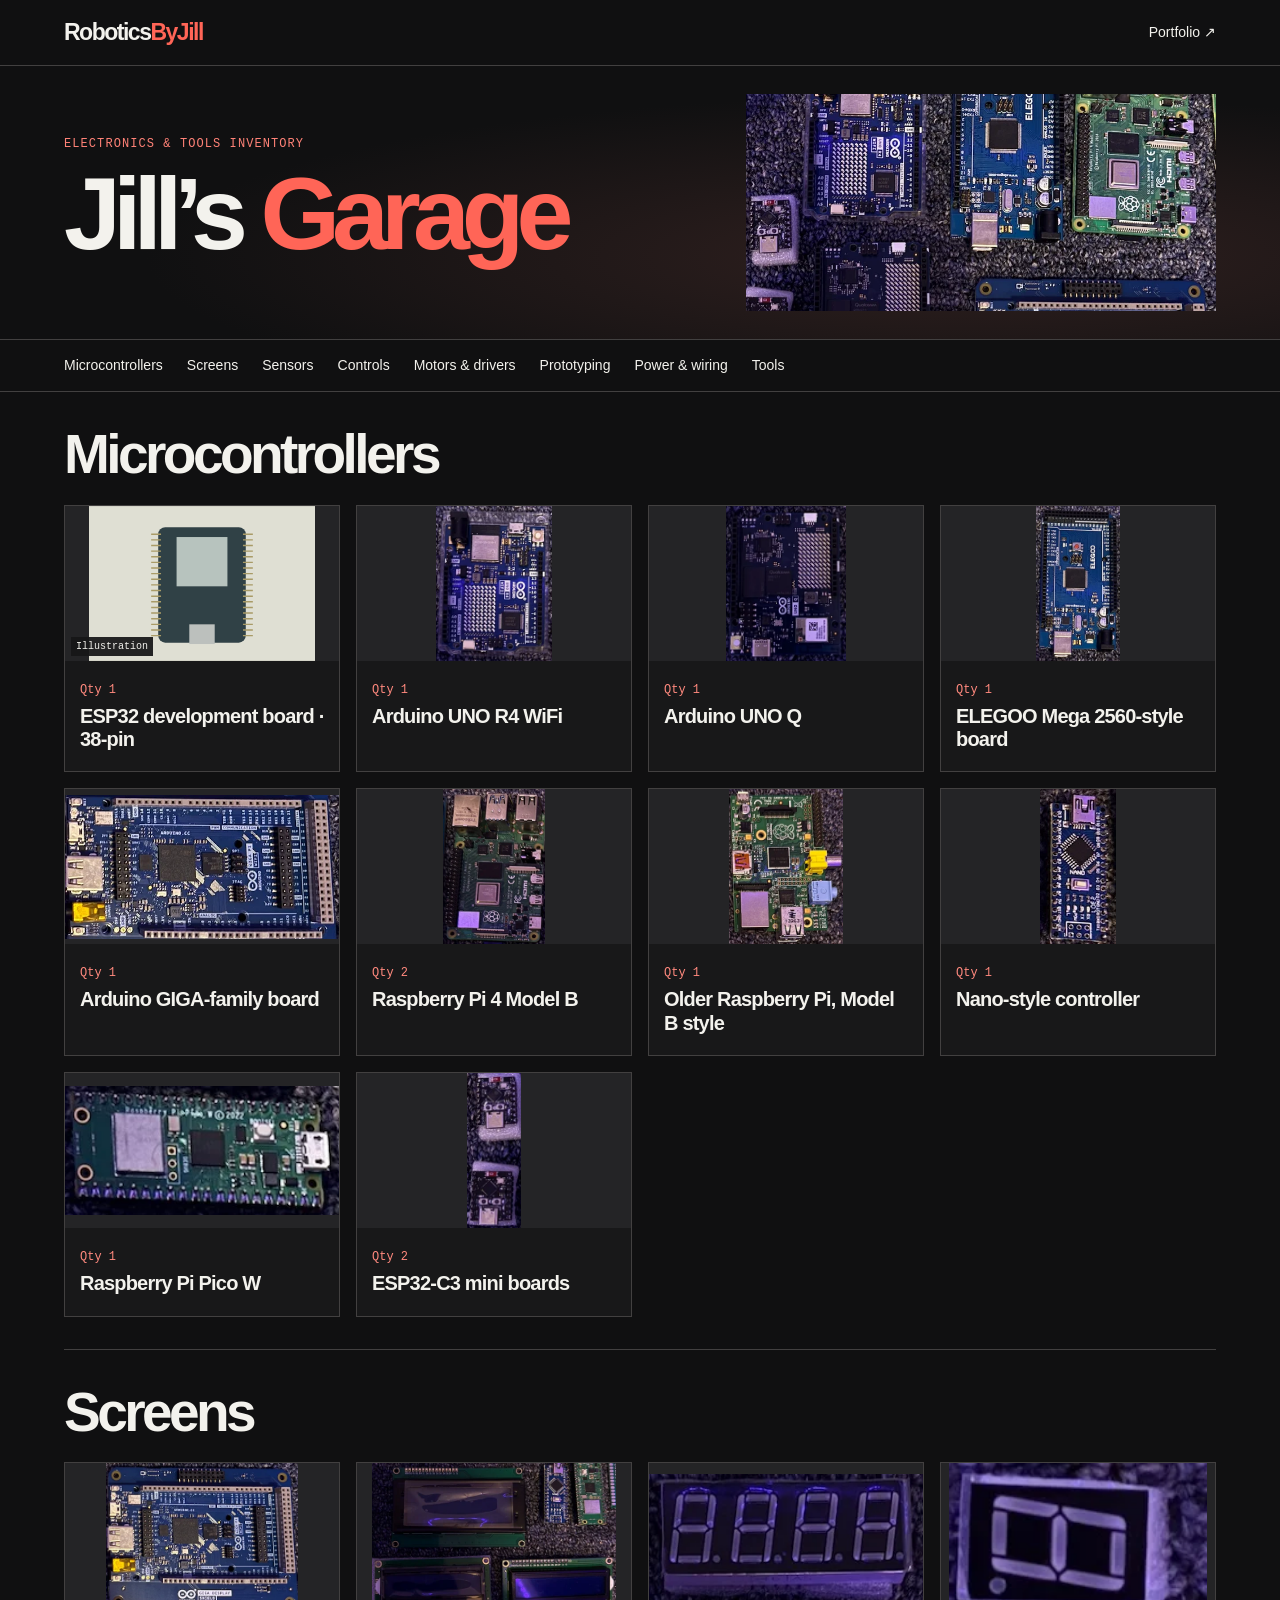
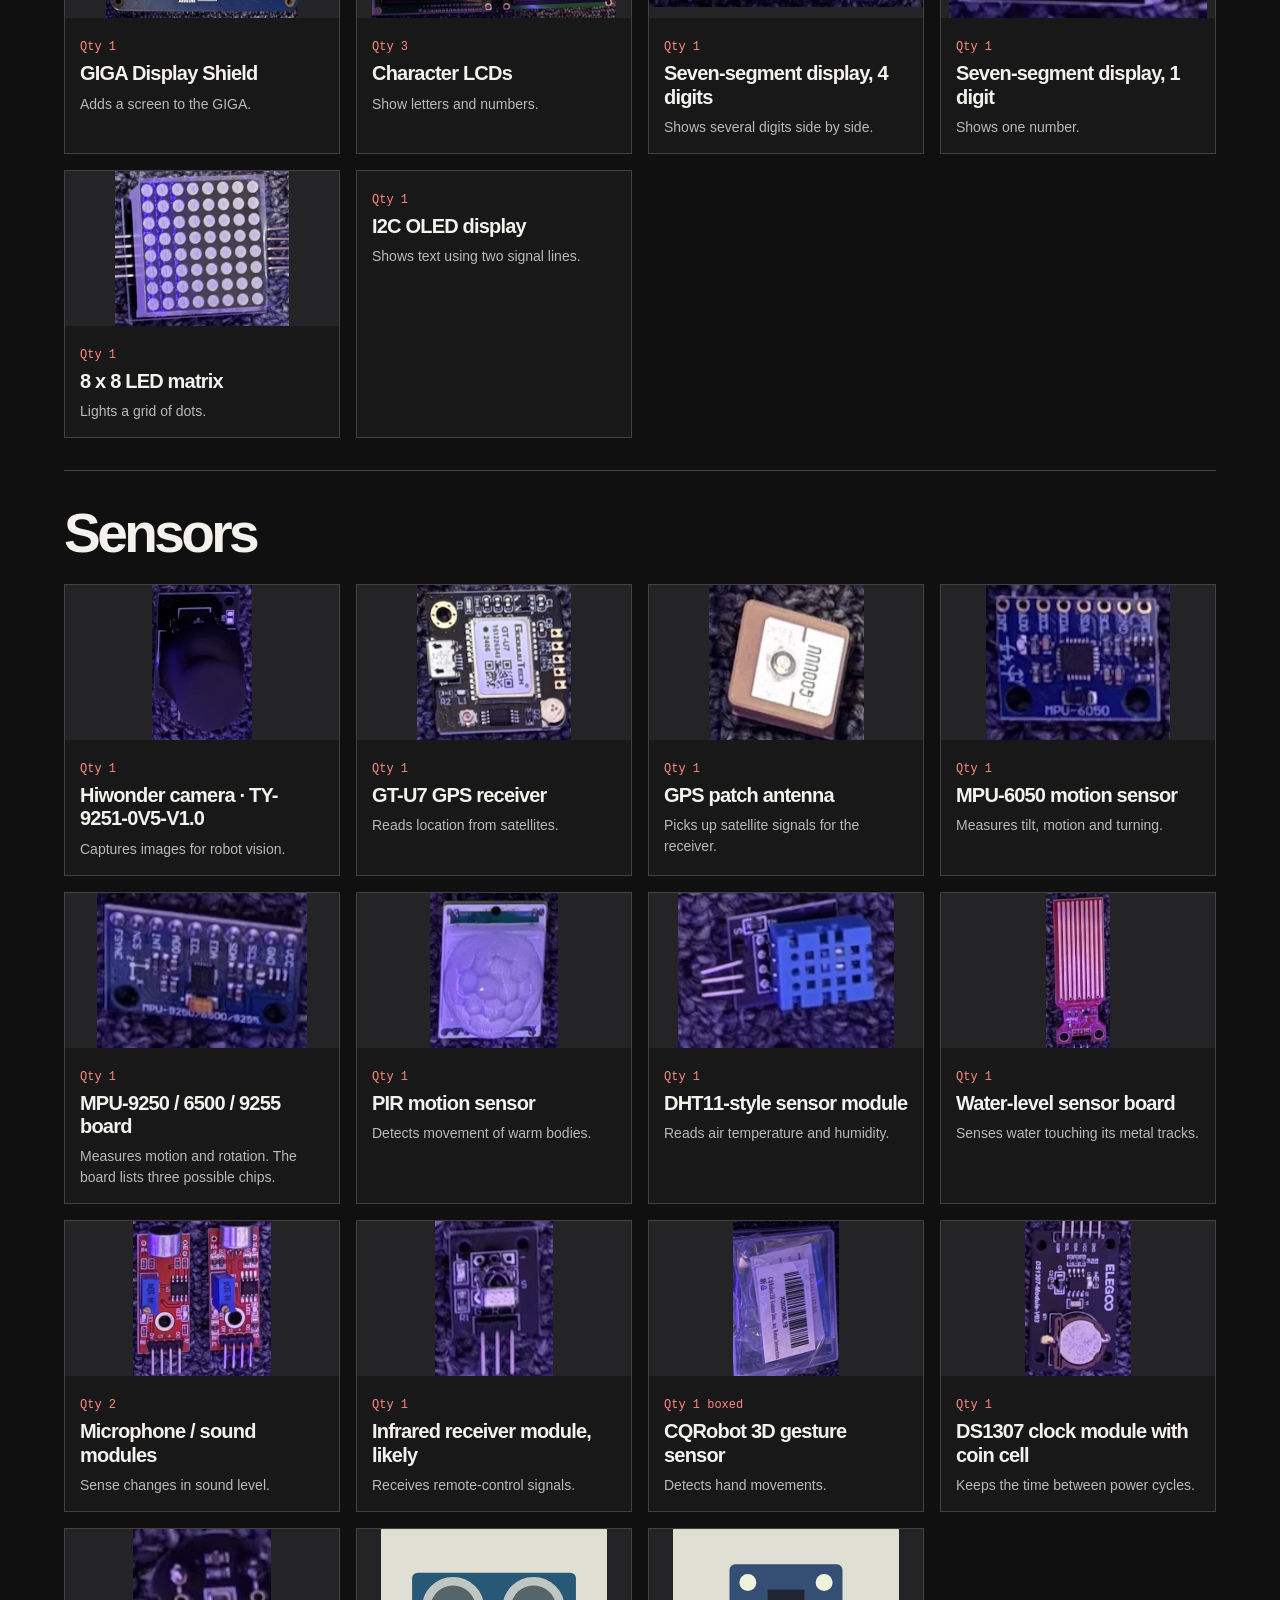
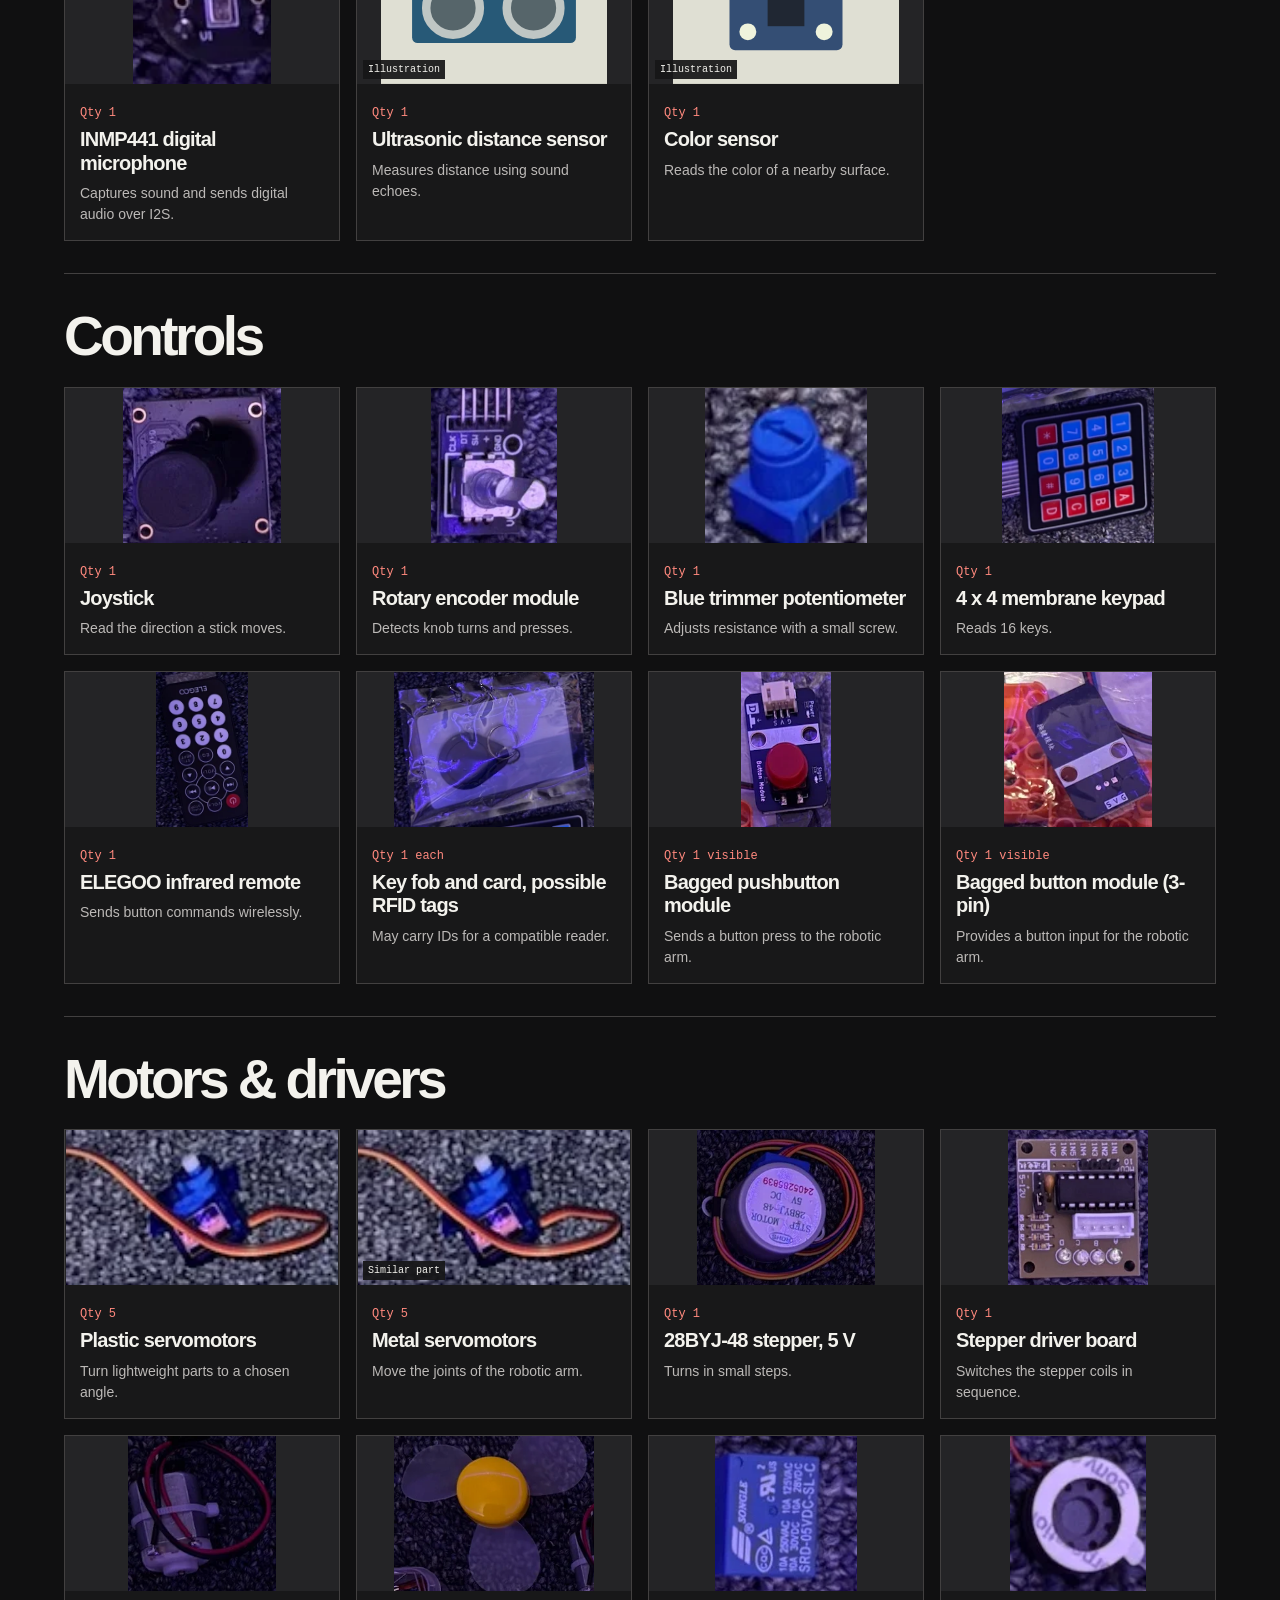
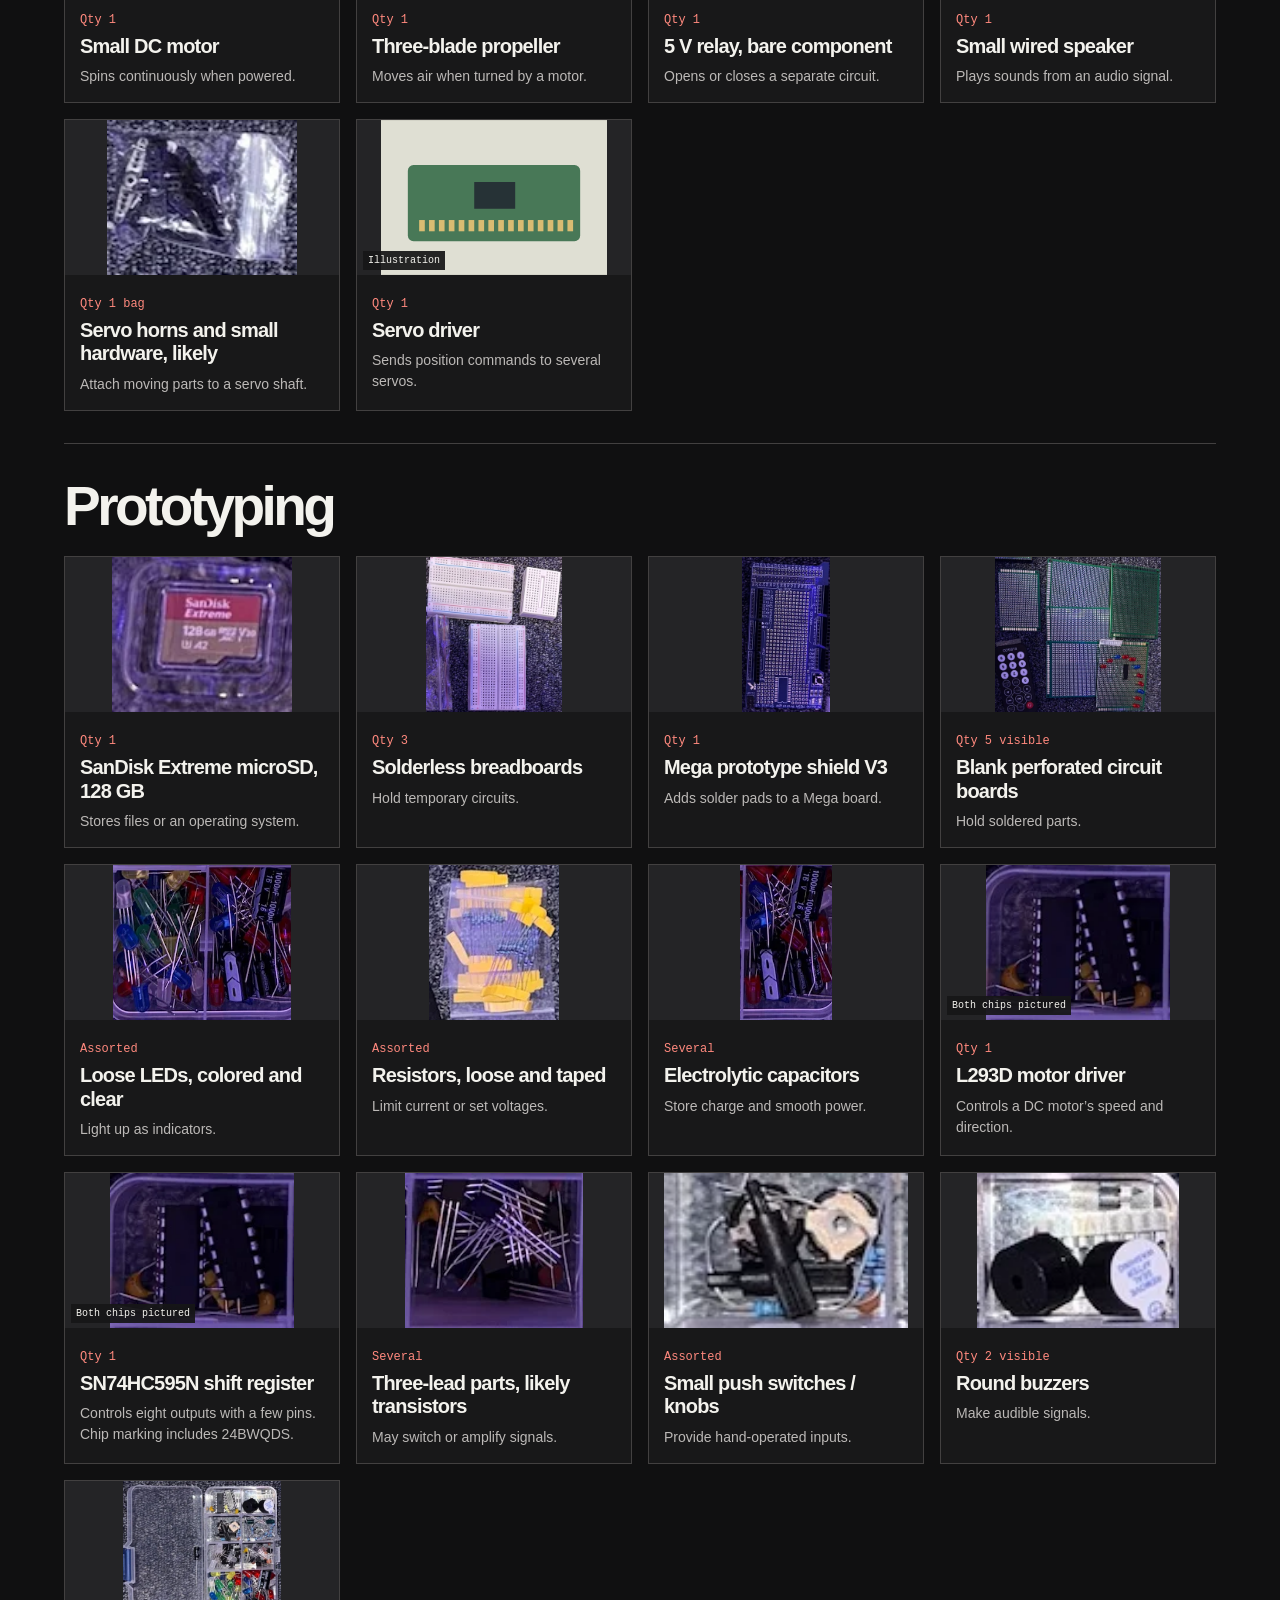
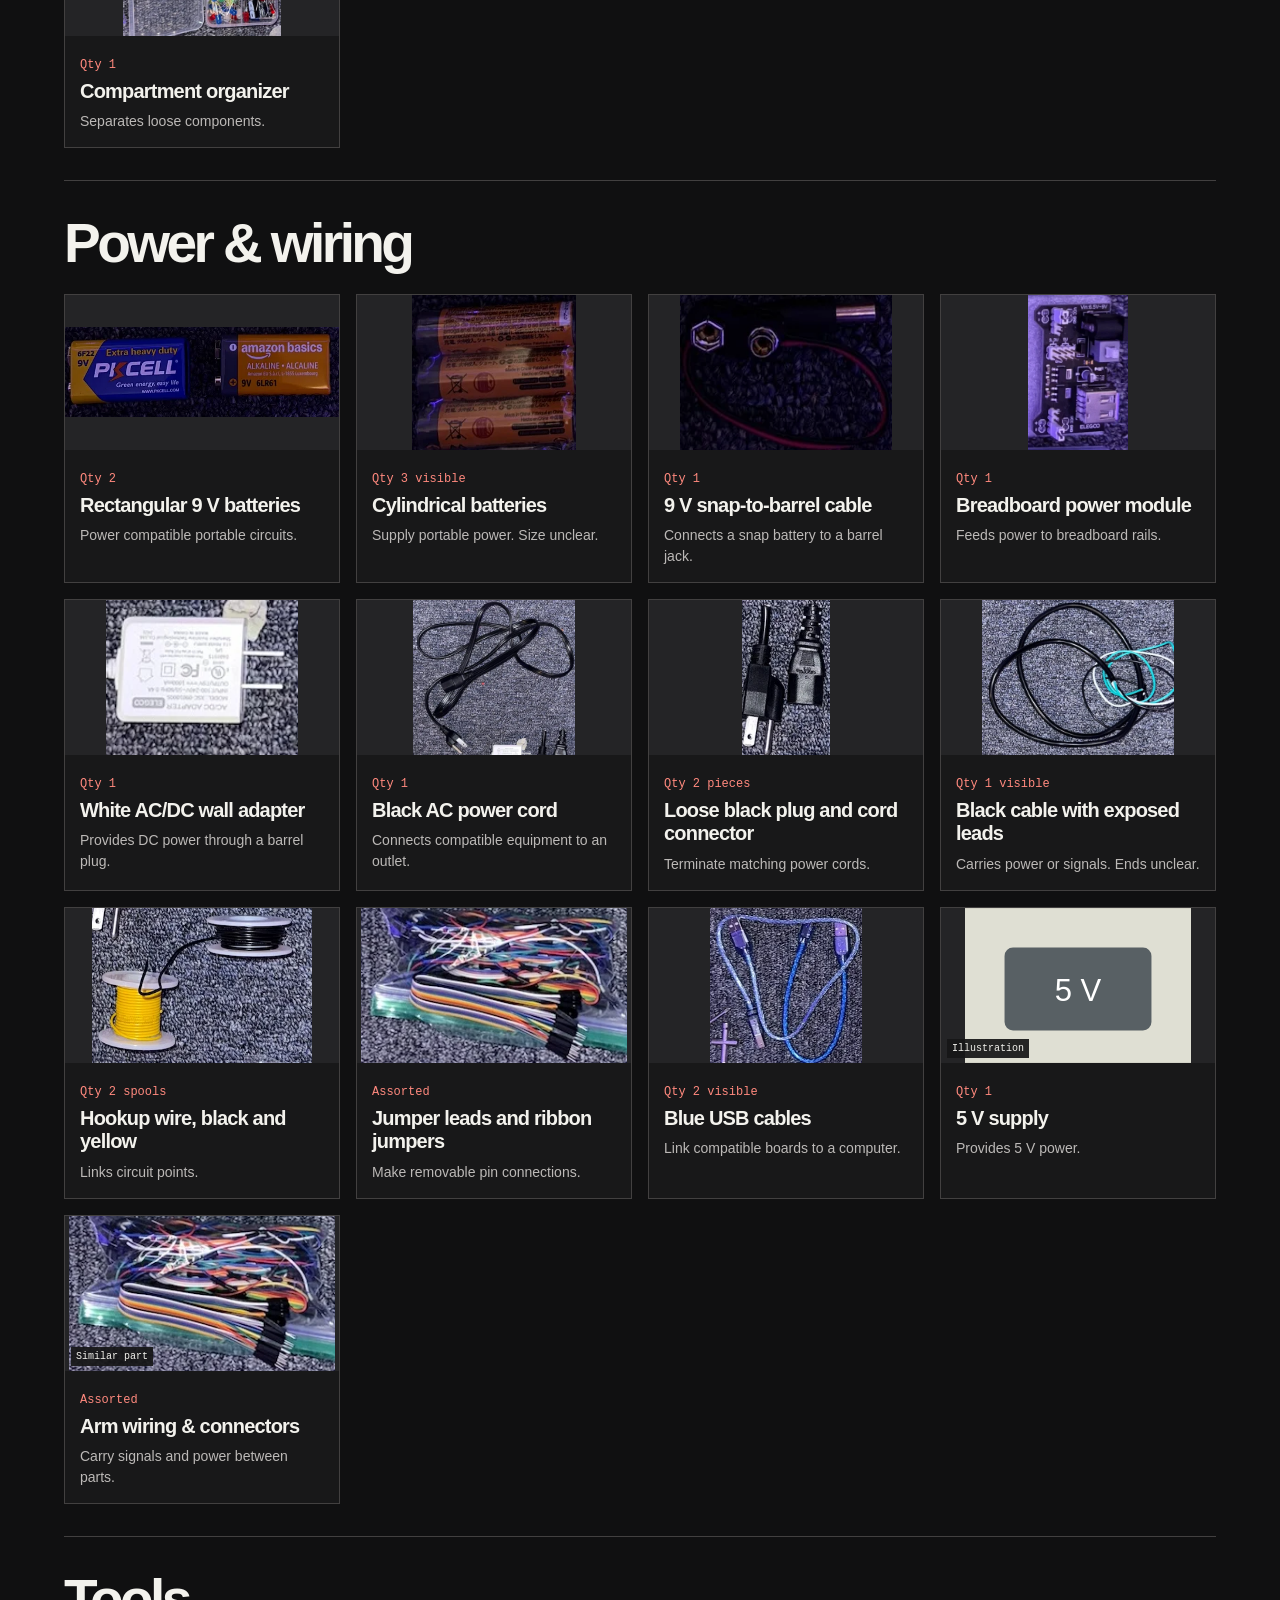
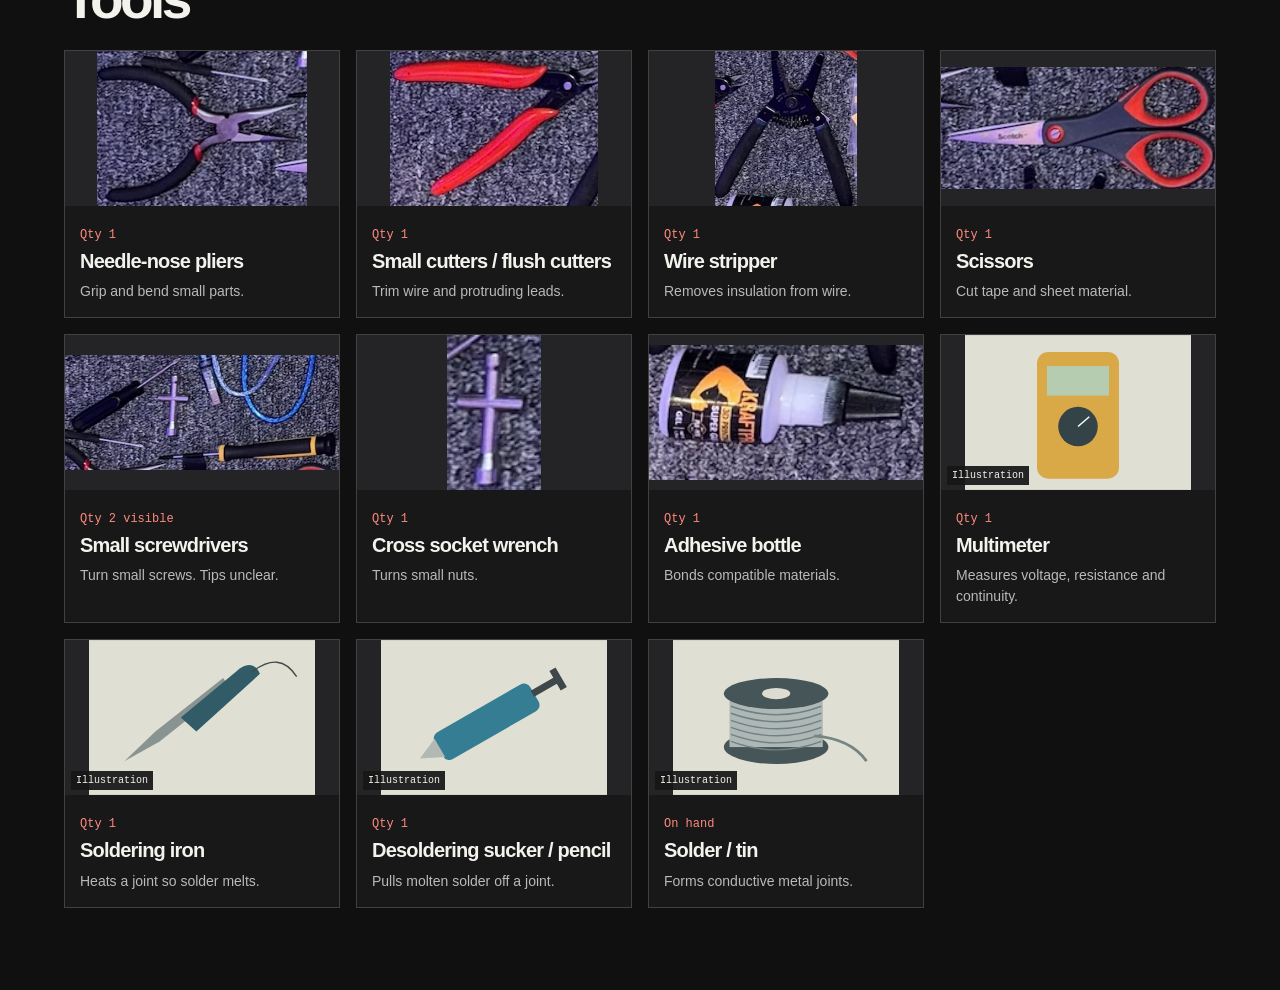
<file: Jills-Garage-GitHub-Pages/index.html>
<!doctype html>
<html lang="en">
  <head>
    <meta charset="utf-8">
    <meta name="viewport" content="width=device-width,initial-scale=1">
    <title>Jill’s Garage</title>
    <header id="top">
      <div class="mast">
        <a class="brand" href="#top">Robotics<span>ByJill</span>
        </a>
        <a href="https://i-am-jillian.github.io/RoboticsByJill/#top">Portfolio ↗</a>
      </div>
      <div class="hero">
        <div>
          <p>Electronics &amp; tools inventory</p>
          <h1>Jill’s <em>Garage</em>
          </h1>
        </div>
        <img src="photos/workbench.webp" alt="Arduino and Raspberry Pi boards from Jill’s collection">
      </div>
    </header>
    <nav aria-label="Inventory sections">
      <a href="#section-0">Microcontrollers</a>
      <a href="#section-1">Screens</a>
      <a href="#section-2">Sensors</a>
      <a href="#section-3">Controls</a>
      <a href="#section-4">Motors &amp; drivers</a>
      <a href="#section-5">Prototyping</a>
      <a href="#section-6">Power &amp; wiring</a>
      <a href="#section-7">Tools</a>
    </nav>
    <main>
      <section id="section-0">
        <h2>Microcontrollers</h2>
        <div class="grid">
          <article>
            <figure>
              <img loading="lazy" src="photos/board.svg" alt="ESP32 development board · 38-pin">
              <small>Illustration</small>
            </figure>
            <div class="info">
              <span class="qty">Qty 1</span>
              <h3>ESP32 development board · 38-pin</h3>
            </div>
          </article>
          <article>
            <figure>
              <img loading="lazy" src="photos/0-0.webp" alt="Arduino UNO R4 WiFi">
            </figure>
            <div class="info">
              <span class="qty">Qty 1</span>
              <h3>Arduino UNO R4 WiFi</h3>
            </div>
          </article>
          <article>
            <figure>
              <img loading="lazy" src="photos/0-1.webp" alt="Arduino UNO Q">
            </figure>
            <div class="info">
              <span class="qty">Qty 1</span>
              <h3>Arduino UNO Q</h3>
            </div>
          </article>
          <article>
            <figure>
              <img loading="lazy" src="photos/0-2.webp" alt="ELEGOO Mega 2560-style board">
            </figure>
            <div class="info">
              <span class="qty">Qty 1</span>
              <h3>ELEGOO Mega 2560-style board</h3>
            </div>
          </article>
          <article>
            <figure>
              <img loading="lazy" src="photos/0-3.webp" alt="Arduino GIGA-family board">
            </figure>
            <div class="info">
              <span class="qty">Qty 1</span>
              <h3>Arduino GIGA-family board</h3>
            </div>
          </article>
          <article>
            <figure>
              <img loading="lazy" src="photos/0-5.webp" alt="Raspberry Pi 4 Model B">
            </figure>
            <div class="info">
              <span class="qty">Qty 2</span>
              <h3>Raspberry Pi 4 Model B</h3>
            </div>
          </article>
          <article>
            <figure>
              <img loading="lazy" src="photos/0-6.webp" alt="Older Raspberry Pi, Model B style">
            </figure>
            <div class="info">
              <span class="qty">Qty 1</span>
              <h3>Older Raspberry Pi, Model B style</h3>
            </div>
          </article>
          <article>
            <figure>
              <img loading="lazy" src="photos/0-7.webp" alt="Nano-style controller">
            </figure>
            <div class="info">
              <span class="qty">Qty 1</span>
              <h3>Nano-style controller</h3>
            </div>
          </article>
          <article>
            <figure>
              <img loading="lazy" src="photos/0-8.webp" alt="Raspberry Pi Pico W">
            </figure>
            <div class="info">
              <span class="qty">Qty 1</span>
              <h3>Raspberry Pi Pico W</h3>
            </div>
          </article>
          <article>
            <figure>
              <img loading="lazy" src="photos/0-9.webp" alt="ESP32-C3 mini boards">
            </figure>
            <div class="info">
              <span class="qty">Qty 2</span>
              <h3>ESP32-C3 mini boards</h3>
            </div>
          </article>
        </div>
      </section>
      <section id="section-1">
        <h2>Screens</h2>
        <div class="grid">
          <article>
            <figure>
              <img loading="lazy" src="photos/0-4.webp" alt="GIGA Display Shield">
            </figure>
            <div class="info">
              <span class="qty">Qty 1</span>
              <h3>GIGA Display Shield</h3>
              <p>Adds a screen to the GIGA.</p>
            </div>
          </article>
          <article>
            <figure>
              <img loading="lazy" src="photos/2-0.webp" alt="Character LCDs">
            </figure>
            <div class="info">
              <span class="qty">Qty 3</span>
              <h3>Character LCDs</h3>
              <p>Show letters and numbers.</p>
            </div>
          </article>
          <article>
            <figure>
              <img loading="lazy" src="photos/2-1.webp" alt="Seven-segment display, 4 digits">
            </figure>
            <div class="info">
              <span class="qty">Qty 1</span>
              <h3>Seven-segment display, 4 digits</h3>
              <p>Shows several digits side by side.</p>
            </div>
          </article>
          <article>
            <figure>
              <img loading="lazy" src="photos/2-2.webp" alt="Seven-segment display, 1 digit">
            </figure>
            <div class="info">
              <span class="qty">Qty 1</span>
              <h3>Seven-segment display, 1 digit</h3>
              <p>Shows one number.</p>
            </div>
          </article>
          <article>
            <figure>
              <img loading="lazy" src="photos/2-3.webp" alt="8 x 8 LED matrix">
            </figure>
            <div class="info">
              <span class="qty">Qty 1</span>
              <h3>8 x 8 LED matrix</h3>
              <p>Lights a grid of dots.</p>
            </div>
          </article>
          <article>
            <div class="info">
              <span class="qty">Qty 1</span>
              <h3>I2C OLED display</h3>
              <p>Shows text using two signal lines.</p>
            </div>
          </article>
        </div>
      </section>
      <section id="section-2">
        <h2>Sensors</h2>
        <div class="grid">
          <article>
            <figure>
              <img loading="lazy" src="photos/camera.webp" alt="Hiwonder camera · TY-9251-0V5-V1.0">
            </figure>
            <div class="info">
              <span class="qty">Qty 1</span>
              <h3>Hiwonder camera · TY-9251-0V5-V1.0</h3>
              <p>Captures images for robot vision.</p>
            </div>
          </article>
          <article>
            <figure>
              <img loading="lazy" src="photos/1-0.webp" alt="GT-U7 GPS receiver">
            </figure>
            <div class="info">
              <span class="qty">Qty 1</span>
              <h3>GT-U7 GPS receiver</h3>
              <p>Reads location from satellites.</p>
            </div>
          </article>
          <article>
            <figure>
              <img loading="lazy" src="photos/1-1.webp" alt="GPS patch antenna">
            </figure>
            <div class="info">
              <span class="qty">Qty 1</span>
              <h3>GPS patch antenna</h3>
              <p>Picks up satellite signals for the receiver.</p>
            </div>
          </article>
          <article>
            <figure>
              <img loading="lazy" src="photos/1-2.webp" alt="MPU-6050 motion sensor">
            </figure>
            <div class="info">
              <span class="qty">Qty 1</span>
              <h3>MPU-6050 motion sensor</h3>
              <p>Measures tilt, motion and turning.</p>
            </div>
          </article>
          <article>
            <figure>
              <img loading="lazy" src="photos/1-3.webp" alt="MPU-9250 / 6500 / 9255 board">
            </figure>
            <div class="info">
              <span class="qty">Qty 1</span>
              <h3>MPU-9250 / 6500 / 9255 board</h3>
              <p>Measures motion and rotation. The board lists three possible chips.</p>
            </div>
          </article>
          <article>
            <figure>
              <img loading="lazy" src="photos/1-4.webp" alt="PIR motion sensor">
            </figure>
            <div class="info">
              <span class="qty">Qty 1</span>
              <h3>PIR motion sensor</h3>
              <p>Detects movement of warm bodies.</p>
            </div>
          </article>
          <article>
            <figure>
              <img loading="lazy" src="photos/1-5.webp" alt="DHT11-style sensor module">
            </figure>
            <div class="info">
              <span class="qty">Qty 1</span>
              <h3>DHT11-style sensor module</h3>
              <p>Reads air temperature and humidity.</p>
            </div>
          </article>
          <article>
            <figure>
              <img loading="lazy" src="photos/1-6.webp" alt="Water-level sensor board">
            </figure>
            <div class="info">
              <span class="qty">Qty 1</span>
              <h3>Water-level sensor board</h3>
              <p>Senses water touching its metal tracks.</p>
            </div>
          </article>
          <article>
            <figure>
              <img loading="lazy" src="photos/1-7.webp" alt="Microphone / sound modules">
            </figure>
            <div class="info">
              <span class="qty">Qty 2</span>
              <h3>Microphone / sound modules</h3>
              <p>Sense changes in sound level.</p>
            </div>
          </article>
          <article>
            <figure>
              <img loading="lazy" src="photos/1-8.webp" alt="Infrared receiver module, likely">
            </figure>
            <div class="info">
              <span class="qty">Qty 1</span>
              <h3>Infrared receiver module, likely</h3>
              <p>Receives remote-control signals.</p>
            </div>
          </article>
          <article>
            <figure>
              <img loading="lazy" src="photos/1-9.webp" alt="CQRobot 3D gesture sensor">
            </figure>
            <div class="info">
              <span class="qty">Qty 1 boxed</span>
              <h3>CQRobot 3D gesture sensor</h3>
              <p>Detects hand movements.</p>
            </div>
          </article>
          <article>
            <figure>
              <img loading="lazy" src="photos/1-10.webp" alt="DS1307 clock module with coin cell">
            </figure>
            <div class="info">
              <span class="qty">Qty 1</span>
              <h3>DS1307 clock module with coin cell</h3>
              <p>Keeps the time between power cycles.</p>
            </div>
          </article>
          <article>
            <figure>
              <img loading="lazy" src="photos/1-11.webp" alt="INMP441 digital microphone">
            </figure>
            <div class="info">
              <span class="qty">Qty 1</span>
              <h3>INMP441 digital microphone</h3>
              <p>Captures sound and sends digital audio over I2S.</p>
            </div>
          </article>
          <article>
            <figure>
              <img loading="lazy" src="photos/ultra.svg" alt="Ultrasonic distance sensor">
              <small>Illustration</small>
            </figure>
            <div class="info">
              <span class="qty">Qty 1</span>
              <h3>Ultrasonic distance sensor</h3>
              <p>Measures distance using sound echoes.</p>
            </div>
          </article>
          <article>
            <figure>
              <img loading="lazy" src="photos/color.svg" alt="Color sensor">
              <small>Illustration</small>
            </figure>
            <div class="info">
              <span class="qty">Qty 1</span>
              <h3>Color sensor</h3>
              <p>Reads the color of a nearby surface.</p>
            </div>
          </article>
        </div>
      </section>
      <section id="section-3">
        <h2>Controls</h2>
        <div class="grid">
          <article>
            <figure>
              <img loading="lazy" src="photos/2-4.webp" alt="Joystick">
            </figure>
            <div class="info">
              <span class="qty">Qty 1</span>
              <h3>Joystick</h3>
              <p>Read the direction a stick moves.</p>
            </div>
          </article>
          <article>
            <figure>
              <img loading="lazy" src="photos/2-5.webp" alt="Rotary encoder module">
            </figure>
            <div class="info">
              <span class="qty">Qty 1</span>
              <h3>Rotary encoder module</h3>
              <p>Detects knob turns and presses.</p>
            </div>
          </article>
          <article>
            <figure>
              <img loading="lazy" src="photos/2-6.webp" alt="Blue trimmer potentiometer">
            </figure>
            <div class="info">
              <span class="qty">Qty 1</span>
              <h3>Blue trimmer potentiometer</h3>
              <p>Adjusts resistance with a small screw.</p>
            </div>
          </article>
          <article>
            <figure>
              <img loading="lazy" src="photos/2-7.webp" alt="4 x 4 membrane keypad">
            </figure>
            <div class="info">
              <span class="qty">Qty 1</span>
              <h3>4 x 4 membrane keypad</h3>
              <p>Reads 16 keys.</p>
            </div>
          </article>
          <article>
            <figure>
              <img loading="lazy" src="photos/2-8.webp" alt="ELEGOO infrared remote">
            </figure>
            <div class="info">
              <span class="qty">Qty 1</span>
              <h3>ELEGOO infrared remote</h3>
              <p>Sends button commands wirelessly.</p>
            </div>
          </article>
          <article>
            <figure>
              <img loading="lazy" src="photos/2-9.webp" alt="Key fob and card, possible RFID tags">
            </figure>
            <div class="info">
              <span class="qty">Qty 1 each</span>
              <h3>Key fob and card, possible RFID tags</h3>
              <p>May carry IDs for a compatible reader.</p>
            </div>
          </article>
          <article>
            <figure>
              <img loading="lazy" src="photos/2-10.webp" alt="Bagged pushbutton module">
            </figure>
            <div class="info">
              <span class="qty">Qty 1 visible</span>
              <h3>Bagged pushbutton module</h3>
              <p>Sends a button press to the robotic arm.</p>
            </div>
          </article>
          <article>
            <figure>
              <img loading="lazy" src="photos/2-11.webp" alt="Bagged button module (3-pin)">
            </figure>
            <div class="info">
              <span class="qty">Qty 1 visible</span>
              <h3>Bagged button module (3-pin)</h3>
              <p>Provides a button input for the robotic arm.</p>
            </div>
          </article>
        </div>
      </section>
      <section id="section-4">
        <h2>Motors &amp; drivers</h2>
        <div class="grid">
          <article>
            <figure>
              <img loading="lazy" src="photos/3-0.webp" alt="Plastic servomotors">
            </figure>
            <div class="info">
              <span class="qty">Qty 5</span>
              <h3>Plastic servomotors</h3>
              <p>Turn lightweight parts to a chosen angle.</p>
            </div>
          </article>
          <article>
            <figure>
              <img loading="lazy" src="photos/7-0.webp" alt="Metal servomotors">
              <small>Similar part</small>
            </figure>
            <div class="info">
              <span class="qty">Qty 5</span>
              <h3>Metal servomotors</h3>
              <p>Move the joints of the robotic arm.</p>
            </div>
          </article>
          <article>
            <figure>
              <img loading="lazy" src="photos/3-2.webp" alt="28BYJ-48 stepper, 5 V">
            </figure>
            <div class="info">
              <span class="qty">Qty 1</span>
              <h3>28BYJ-48 stepper, 5 V</h3>
              <p>Turns in small steps.</p>
            </div>
          </article>
          <article>
            <figure>
              <img loading="lazy" src="photos/3-3.webp" alt="Stepper driver board">
            </figure>
            <div class="info">
              <span class="qty">Qty 1</span>
              <h3>Stepper driver board</h3>
              <p>Switches the stepper coils in sequence.</p>
            </div>
          </article>
          <article>
            <figure>
              <img loading="lazy" src="photos/3-4.webp" alt="Small DC motor">
            </figure>
            <div class="info">
              <span class="qty">Qty 1</span>
              <h3>Small DC motor</h3>
              <p>Spins continuously when powered.</p>
            </div>
          </article>
          <article>
            <figure>
              <img loading="lazy" src="photos/3-5.webp" alt="Three-blade propeller">
            </figure>
            <div class="info">
              <span class="qty">Qty 1</span>
              <h3>Three-blade propeller</h3>
              <p>Moves air when turned by a motor.</p>
            </div>
          </article>
          <article>
            <figure>
              <img loading="lazy" src="photos/3-6.webp" alt="5 V relay, bare component">
            </figure>
            <div class="info">
              <span class="qty">Qty 1</span>
              <h3>5 V relay, bare component</h3>
              <p>Opens or closes a separate circuit.</p>
            </div>
          </article>
          <article>
            <figure>
              <img loading="lazy" src="photos/3-7.webp" alt="Small wired speaker">
            </figure>
            <div class="info">
              <span class="qty">Qty 1</span>
              <h3>Small wired speaker</h3>
              <p>Plays sounds from an audio signal.</p>
            </div>
          </article>
          <article>
            <figure>
              <img loading="lazy" src="photos/3-8.webp" alt="Servo horns and small hardware, likely">
            </figure>
            <div class="info">
              <span class="qty">Qty 1 bag</span>
              <h3>Servo horns and small hardware, likely</h3>
              <p>Attach moving parts to a servo shaft.</p>
            </div>
          </article>
          <article>
            <figure>
              <img loading="lazy" src="photos/driver.svg" alt="Servo driver">
              <small>Illustration</small>
            </figure>
            <div class="info">
              <span class="qty">Qty 1</span>
              <h3>Servo driver</h3>
              <p>Sends position commands to several servos.</p>
            </div>
          </article>
        </div>
      </section>
      <section id="section-5">
        <h2>Prototyping</h2>
        <div class="grid">
          <article>
            <figure>
              <img loading="lazy" src="photos/0-10.webp" alt="SanDisk Extreme microSD, 128 GB">
            </figure>
            <div class="info">
              <span class="qty">Qty 1</span>
              <h3>SanDisk Extreme microSD, 128 GB</h3>
              <p>Stores files or an operating system.</p>
            </div>
          </article>
          <article>
            <figure>
              <img loading="lazy" src="photos/4-0.webp" alt="Solderless breadboards">
            </figure>
            <div class="info">
              <span class="qty">Qty 3</span>
              <h3>Solderless breadboards</h3>
              <p>Hold temporary circuits.</p>
            </div>
          </article>
          <article>
            <figure>
              <img loading="lazy" src="photos/4-1.webp" alt="Mega prototype shield V3">
            </figure>
            <div class="info">
              <span class="qty">Qty 1</span>
              <h3>Mega prototype shield V3</h3>
              <p>Adds solder pads to a Mega board.</p>
            </div>
          </article>
          <article>
            <figure>
              <img loading="lazy" src="photos/4-2.webp" alt="Blank perforated circuit boards">
            </figure>
            <div class="info">
              <span class="qty">Qty 5 visible</span>
              <h3>Blank perforated circuit boards</h3>
              <p>Hold soldered parts.</p>
            </div>
          </article>
          <article>
            <figure>
              <img loading="lazy" src="photos/4-4.webp" alt="Loose LEDs, colored and clear">
            </figure>
            <div class="info">
              <span class="qty">Assorted</span>
              <h3>Loose LEDs, colored and clear</h3>
              <p>Light up as indicators.</p>
            </div>
          </article>
          <article>
            <figure>
              <img loading="lazy" src="photos/4-5.webp" alt="Resistors, loose and taped">
            </figure>
            <div class="info">
              <span class="qty">Assorted</span>
              <h3>Resistors, loose and taped</h3>
              <p>Limit current or set voltages.</p>
            </div>
          </article>
          <article>
            <figure>
              <img loading="lazy" src="photos/4-6.webp" alt="Electrolytic capacitors">
            </figure>
            <div class="info">
              <span class="qty">Several</span>
              <h3>Electrolytic capacitors</h3>
              <p>Store charge and smooth power.</p>
            </div>
          </article>
          <article>
            <figure>
              <img loading="lazy" src="photos/4-8.webp" alt="L293D motor driver">
              <small>Both chips pictured</small>
            </figure>
            <div class="info">
              <span class="qty">Qty 1</span>
              <h3>L293D motor driver</h3>
              <p>Controls a DC motor’s speed and direction.</p>
            </div>
          </article>
          <article>
            <figure>
              <img loading="lazy" src="photos/4-8.webp" alt="SN74HC595N shift register">
              <small>Both chips pictured</small>
            </figure>
            <div class="info">
              <span class="qty">Qty 1</span>
              <h3>SN74HC595N shift register</h3>
              <p>Controls eight outputs with a few pins. Chip marking includes 24BWQDS.</p>
            </div>
          </article>
          <article>
            <figure>
              <img loading="lazy" src="photos/4-9.webp" alt="Three-lead parts, likely transistors">
            </figure>
            <div class="info">
              <span class="qty">Several</span>
              <h3>Three-lead parts, likely transistors</h3>
              <p>May switch or amplify signals.</p>
            </div>
          </article>
          <article>
            <figure>
              <img loading="lazy" src="photos/4-10.webp" alt="Small push switches / knobs">
            </figure>
            <div class="info">
              <span class="qty">Assorted</span>
              <h3>Small push switches / knobs</h3>
              <p>Provide hand-operated inputs.</p>
            </div>
          </article>
          <article>
            <figure>
              <img loading="lazy" src="photos/4-11.webp" alt="Round buzzers">
            </figure>
            <div class="info">
              <span class="qty">Qty 2 visible</span>
              <h3>Round buzzers</h3>
              <p>Make audible signals.</p>
            </div>
          </article>
          <article>
            <figure>
              <img loading="lazy" src="photos/4-13.webp" alt="Compartment organizer">
            </figure>
            <div class="info">
              <span class="qty">Qty 1</span>
              <h3>Compartment organizer</h3>
              <p>Separates loose components.</p>
            </div>
          </article>
        </div>
      </section>
      <section id="section-6">
        <h2>Power &amp; wiring</h2>
        <div class="grid">
          <article>
            <figure>
              <img loading="lazy" src="photos/5-0.webp" alt="Rectangular 9 V batteries">
            </figure>
            <div class="info">
              <span class="qty">Qty 2</span>
              <h3>Rectangular 9 V batteries</h3>
              <p>Power compatible portable circuits.</p>
            </div>
          </article>
          <article>
            <figure>
              <img loading="lazy" src="photos/5-1.webp" alt="Cylindrical batteries">
            </figure>
            <div class="info">
              <span class="qty">Qty 3 visible</span>
              <h3>Cylindrical batteries</h3>
              <p>Supply portable power. Size unclear.</p>
            </div>
          </article>
          <article>
            <figure>
              <img loading="lazy" src="photos/5-2.webp" alt="9 V snap-to-barrel cable">
            </figure>
            <div class="info">
              <span class="qty">Qty 1</span>
              <h3>9 V snap-to-barrel cable</h3>
              <p>Connects a snap battery to a barrel jack.</p>
            </div>
          </article>
          <article>
            <figure>
              <img loading="lazy" src="photos/5-3.webp" alt="Breadboard power module">
            </figure>
            <div class="info">
              <span class="qty">Qty 1</span>
              <h3>Breadboard power module</h3>
              <p>Feeds power to breadboard rails.</p>
            </div>
          </article>
          <article>
            <figure>
              <img loading="lazy" src="photos/5-4.webp" alt="White AC/DC wall adapter">
            </figure>
            <div class="info">
              <span class="qty">Qty 1</span>
              <h3>White AC/DC wall adapter</h3>
              <p>Provides DC power through a barrel plug.</p>
            </div>
          </article>
          <article>
            <figure>
              <img loading="lazy" src="photos/5-5.webp" alt="Black AC power cord">
            </figure>
            <div class="info">
              <span class="qty">Qty 1</span>
              <h3>Black AC power cord</h3>
              <p>Connects compatible equipment to an outlet.</p>
            </div>
          </article>
          <article>
            <figure>
              <img loading="lazy" src="photos/5-6.webp" alt="Loose black plug and cord connector">
            </figure>
            <div class="info">
              <span class="qty">Qty 2 pieces</span>
              <h3>Loose black plug and cord connector</h3>
              <p>Terminate matching power cords.</p>
            </div>
          </article>
          <article>
            <figure>
              <img loading="lazy" src="photos/5-7.webp" alt="Black cable with exposed leads">
            </figure>
            <div class="info">
              <span class="qty">Qty 1 visible</span>
              <h3>Black cable with exposed leads</h3>
              <p>Carries power or signals. Ends unclear.</p>
            </div>
          </article>
          <article>
            <figure>
              <img loading="lazy" src="photos/5-8.webp" alt="Hookup wire, black and yellow">
            </figure>
            <div class="info">
              <span class="qty">Qty 2 spools</span>
              <h3>Hookup wire, black and yellow</h3>
              <p>Links circuit points.</p>
            </div>
          </article>
          <article>
            <figure>
              <img loading="lazy" src="photos/5-9.webp" alt="Jumper leads and ribbon jumpers">
            </figure>
            <div class="info">
              <span class="qty">Assorted</span>
              <h3>Jumper leads and ribbon jumpers</h3>
              <p>Make removable pin connections.</p>
            </div>
          </article>
          <article>
            <figure>
              <img loading="lazy" src="photos/5-10.webp" alt="Blue USB cables">
            </figure>
            <div class="info">
              <span class="qty">Qty 2 visible</span>
              <h3>Blue USB cables</h3>
              <p>Link compatible boards to a computer.</p>
            </div>
          </article>
          <article>
            <figure>
              <img loading="lazy" src="photos/supply.svg" alt="5 V supply">
              <small>Illustration</small>
            </figure>
            <div class="info">
              <span class="qty">Qty 1</span>
              <h3>5 V supply</h3>
              <p>Provides 5 V power.</p>
            </div>
          </article>
          <article>
            <figure>
              <img loading="lazy" src="photos/7-8.webp" alt="Arm wiring &amp; connectors">
              <small>Similar part</small>
            </figure>
            <div class="info">
              <span class="qty">Assorted</span>
              <h3>Arm wiring &amp; connectors</h3>
              <p>Carry signals and power between parts.</p>
            </div>
          </article>
        </div>
      </section>
      <section id="section-7">
        <h2>Tools</h2>
        <div class="grid">
          <article>
            <figure>
              <img loading="lazy" src="photos/6-0.webp" alt="Needle-nose pliers">
            </figure>
            <div class="info">
              <span class="qty">Qty 1</span>
              <h3>Needle-nose pliers</h3>
              <p>Grip and bend small parts.</p>
            </div>
          </article>
          <article>
            <figure>
              <img loading="lazy" src="photos/6-1.webp" alt="Small cutters / flush cutters">
            </figure>
            <div class="info">
              <span class="qty">Qty 1</span>
              <h3>Small cutters / flush cutters</h3>
              <p>Trim wire and protruding leads.</p>
            </div>
          </article>
          <article>
            <figure>
              <img loading="lazy" src="photos/6-2.webp" alt="Wire stripper">
            </figure>
            <div class="info">
              <span class="qty">Qty 1</span>
              <h3>Wire stripper</h3>
              <p>Removes insulation from wire.</p>
            </div>
          </article>
          <article>
            <figure>
              <img loading="lazy" src="photos/6-3.webp" alt="Scissors">
            </figure>
            <div class="info">
              <span class="qty">Qty 1</span>
              <h3>Scissors</h3>
              <p>Cut tape and sheet material.</p>
            </div>
          </article>
          <article>
            <figure>
              <img loading="lazy" src="photos/6-4.webp" alt="Small screwdrivers">
            </figure>
            <div class="info">
              <span class="qty">Qty 2 visible</span>
              <h3>Small screwdrivers</h3>
              <p>Turn small screws. Tips unclear.</p>
            </div>
          </article>
          <article>
            <figure>
              <img loading="lazy" src="photos/6-5.webp" alt="Cross socket wrench">
            </figure>
            <div class="info">
              <span class="qty">Qty 1</span>
              <h3>Cross socket wrench</h3>
              <p>Turns small nuts.</p>
            </div>
          </article>
          <article>
            <figure>
              <img loading="lazy" src="photos/6-6.webp" alt="Adhesive bottle">
            </figure>
            <div class="info">
              <span class="qty">Qty 1</span>
              <h3>Adhesive bottle</h3>
              <p>Bonds compatible materials.</p>
            </div>
          </article>
          <article>
            <figure>
              <img loading="lazy" src="photos/meter.svg" alt="Multimeter">
              <small>Illustration</small>
            </figure>
            <div class="info">
              <span class="qty">Qty 1</span>
              <h3>Multimeter</h3>
              <p>Measures voltage, resistance and continuity.</p>
            </div>
          </article>
          <article>
            <figure>
              <img loading="lazy" src="photos/iron.svg" alt="Soldering iron">
              <small>Illustration</small>
            </figure>
            <div class="info">
              <span class="qty">Qty 1</span>
              <h3>Soldering iron</h3>
              <p>Heats a joint so solder melts.</p>
            </div>
          </article>
          <article>
            <figure>
              <img loading="lazy" src="photos/pump.svg" alt="Desoldering sucker / pencil">
              <small>Illustration</small>
            </figure>
            <div class="info">
              <span class="qty">Qty 1</span>
              <h3>Desoldering sucker / pencil</h3>
              <p>Pulls molten solder off a joint.</p>
            </div>
          </article>
          <article>
            <figure>
              <img loading="lazy" src="photos/tin.svg" alt="Solder / tin">
              <small>Illustration</small>
            </figure>
            <div class="info">
              <span class="qty">On hand</span>
              <h3>Solder / tin</h3>
              <p>Forms conductive metal joints.</p>
            </div>
          </article>
        </div>
      </section>
    </main>
    <link rel="stylesheet" href="styles.css">
  </head>
</html>
</file>
<file: styles.css>
:root {
  color-scheme: dark;
  --bg: #101011;
  --card: #181819;
  --line: #424040;
  --text: #f3f2ed;
  --muted: #bcb9b7;
  --accent: #ff6557;
  --gutter: max(5vw, calc((100vw - 1280px) / 2));
}
* { box-sizing: border-box; }
html { scroll-padding-top: 65px; }
body { margin: 0; background: var(--bg); color: var(--text); font: 16px/1.5 Inter, Arial, sans-serif; }
a { color: inherit; text-decoration: none; }
a:hover, .brand span, em { color: var(--accent); }
a:focus-visible { outline: 2px solid var(--accent); outline-offset: 3px; }
.mast, .hero { padding-inline: var(--gutter); }
.mast { display: flex; align-items: center; justify-content: space-between; padding-block: 15px; border-bottom: 1px solid var(--line); font-size: 14px; }
.brand { font-size: 23px; letter-spacing: -.065em; font-weight: 800; }
.hero { display: grid; grid-template-columns: 1.4fr 1fr; align-items: center; gap: 24px; padding-block: 28px; background: radial-gradient(ellipse at 75% 70%, #30201f, transparent 60%); }
.hero p, .qty, small { font: 12px/1.5 'IBM Plex Mono', monospace; }
.hero p { text-transform: uppercase; letter-spacing: .09em; color: #ff8277; }
h1 { font-size: clamp(60px,8vw,118px); line-height: .96; letter-spacing: -.078em; margin: 12px 0 18px; }
em { font-style: normal; }
.hero-garage { display: block; width: 100%; height: auto; max-height: 270px; }
nav { position: sticky; z-index: 2; top: 0; display: flex; gap: 24px; overflow-x: auto; padding-inline: var(--gutter); background: var(--bg); border-block: 1px solid var(--line); }
nav a { white-space: nowrap; font-size: 14px; padding-block: 15px; }
main { padding: 0 var(--gutter) 50px; }
section { padding: 32px 0; }
section + section { border-top: 1px solid var(--line); }
h2 { font-size: clamp(34px,4.3vw,58px); letter-spacing: -.065em; line-height: 1.1; margin: 0 0 20px; }
.grid { display: grid; grid-template-columns: repeat(auto-fill,minmax(min(220px,100%),1fr)); gap: 16px; }
article { border: 1px solid var(--line); background: var(--card); }
figure { margin: 0; height: 155px; position: relative; display: grid; place-items: center; background: #242426; }
figure img { max-width: 100%; height: 100%; max-height: 155px; object-fit: contain; }
small { position: absolute; left: 6px; bottom: 5px; background: #161617ed; padding: 2px 5px; font-size: 10px; }
.info { padding: 15px; }
.qty { color: #ff897e; }
h3 { font-size: 20px; line-height: 1.17; letter-spacing: -.04em; margin: 5px 0; }
article p { font-size: 14px; color: var(--muted); margin: 8px 0 0; }
@media (max-width: 600px) {
  .hero { grid-template-columns: 1fr; gap: 6px; padding-block: 18px; }
  .hero-garage { max-height: 230px; }
  .grid { grid-template-columns: repeat(2,minmax(0,1fr)); gap: 9px; }
  figure, figure img { height: 110px; }
  .info { padding: 10px; }
  h3 { font-size: 17px; }
}
</file>
<file: Jills-Garage-GitHub-Pages/styles.css>
:root {
  color-scheme: dark;
  --bg: #101011;
  --card: #181819;
  --line: #424040;
  --text: #f3f2ed;
  --muted: #bcb9b7;
  --accent: #ff6557;
  --gutter: max(5vw, calc((100vw - 1280px) / 2));
}
* { box-sizing: border-box; }
html { scroll-padding-top: 65px; }
body { margin: 0; background: var(--bg); color: var(--text); font: 16px/1.5 Inter, Arial, sans-serif; }
a { color: inherit; text-decoration: none; }
a:hover, .brand span, em { color: var(--accent); }
a:focus-visible { outline: 2px solid var(--accent); outline-offset: 3px; }
.mast, .hero { padding-inline: var(--gutter); }
.mast { display: flex; align-items: center; justify-content: space-between; padding-block: 15px; border-bottom: 1px solid var(--line); font-size: 14px; }
.brand { font-size: 23px; letter-spacing: -.065em; font-weight: 800; }
.hero { display: grid; grid-template-columns: 1.4fr 1fr; align-items: center; gap: 24px; padding-block: 28px; background: radial-gradient(ellipse at 75% 70%, #30201f, transparent 60%); }
.hero p, .qty, small { font: 12px/1.5 'IBM Plex Mono', monospace; }
.hero p { text-transform: uppercase; letter-spacing: .09em; color: #ff8277; }
h1 { font-size: clamp(60px,8vw,118px); line-height: .96; letter-spacing: -.078em; margin: 12px 0 18px; }
em { font-style: normal; }
.hero img { width: 100%; height: clamp(140px,17vw,235px); object-fit: cover; object-position: 50% 42%; }
nav { position: sticky; z-index: 2; top: 0; display: flex; gap: 24px; overflow-x: auto; padding-inline: var(--gutter); background: var(--bg); border-block: 1px solid var(--line); }
nav a { white-space: nowrap; font-size: 14px; padding-block: 15px; }
main { padding: 0 var(--gutter) 50px; }
section { padding: 32px 0; }
section + section { border-top: 1px solid var(--line); }
h2 { font-size: clamp(34px,4.3vw,58px); letter-spacing: -.065em; line-height: 1.1; margin: 0 0 20px; }
.grid { display: grid; grid-template-columns: repeat(auto-fill,minmax(min(220px,100%),1fr)); gap: 16px; }
article { border: 1px solid var(--line); background: var(--card); }
figure { margin: 0; height: 155px; position: relative; display: grid; place-items: center; background: #242426; }
figure img { max-width: 100%; height: 100%; max-height: 155px; object-fit: contain; }
small { position: absolute; left: 6px; bottom: 5px; background: #161617ed; padding: 2px 5px; font-size: 10px; }
.info { padding: 15px; }
.qty { color: #ff897e; }
h3 { font-size: 20px; line-height: 1.17; letter-spacing: -.04em; margin: 5px 0; }
article p { font-size: 14px; color: var(--muted); margin: 8px 0 0; }
@media (max-width: 600px) {
  .hero { grid-template-columns: 1fr; gap: 6px; padding-block: 18px; }
  .hero img { height: 110px; }
  .grid { grid-template-columns: repeat(2,minmax(0,1fr)); gap: 9px; }
  figure, figure img { height: 110px; }
  .info { padding: 10px; }
  h3 { font-size: 17px; }
}
</file>
